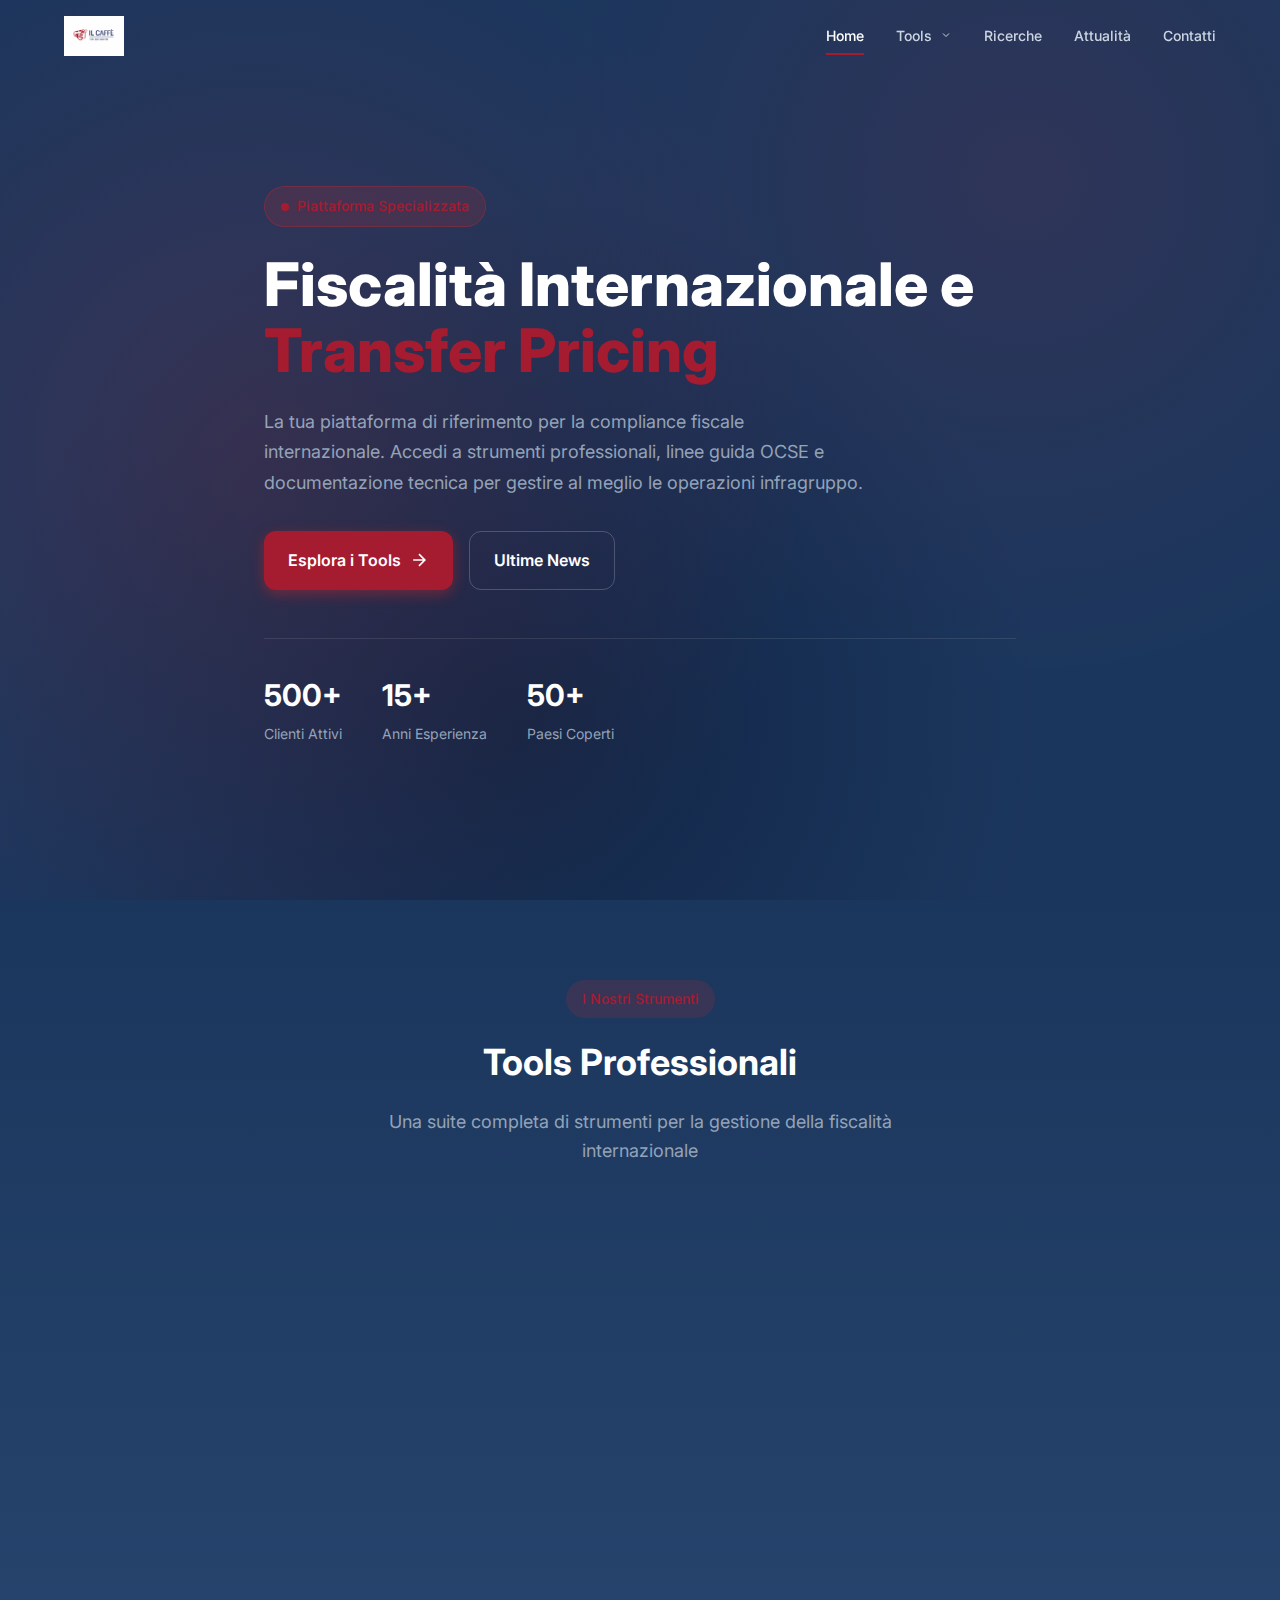
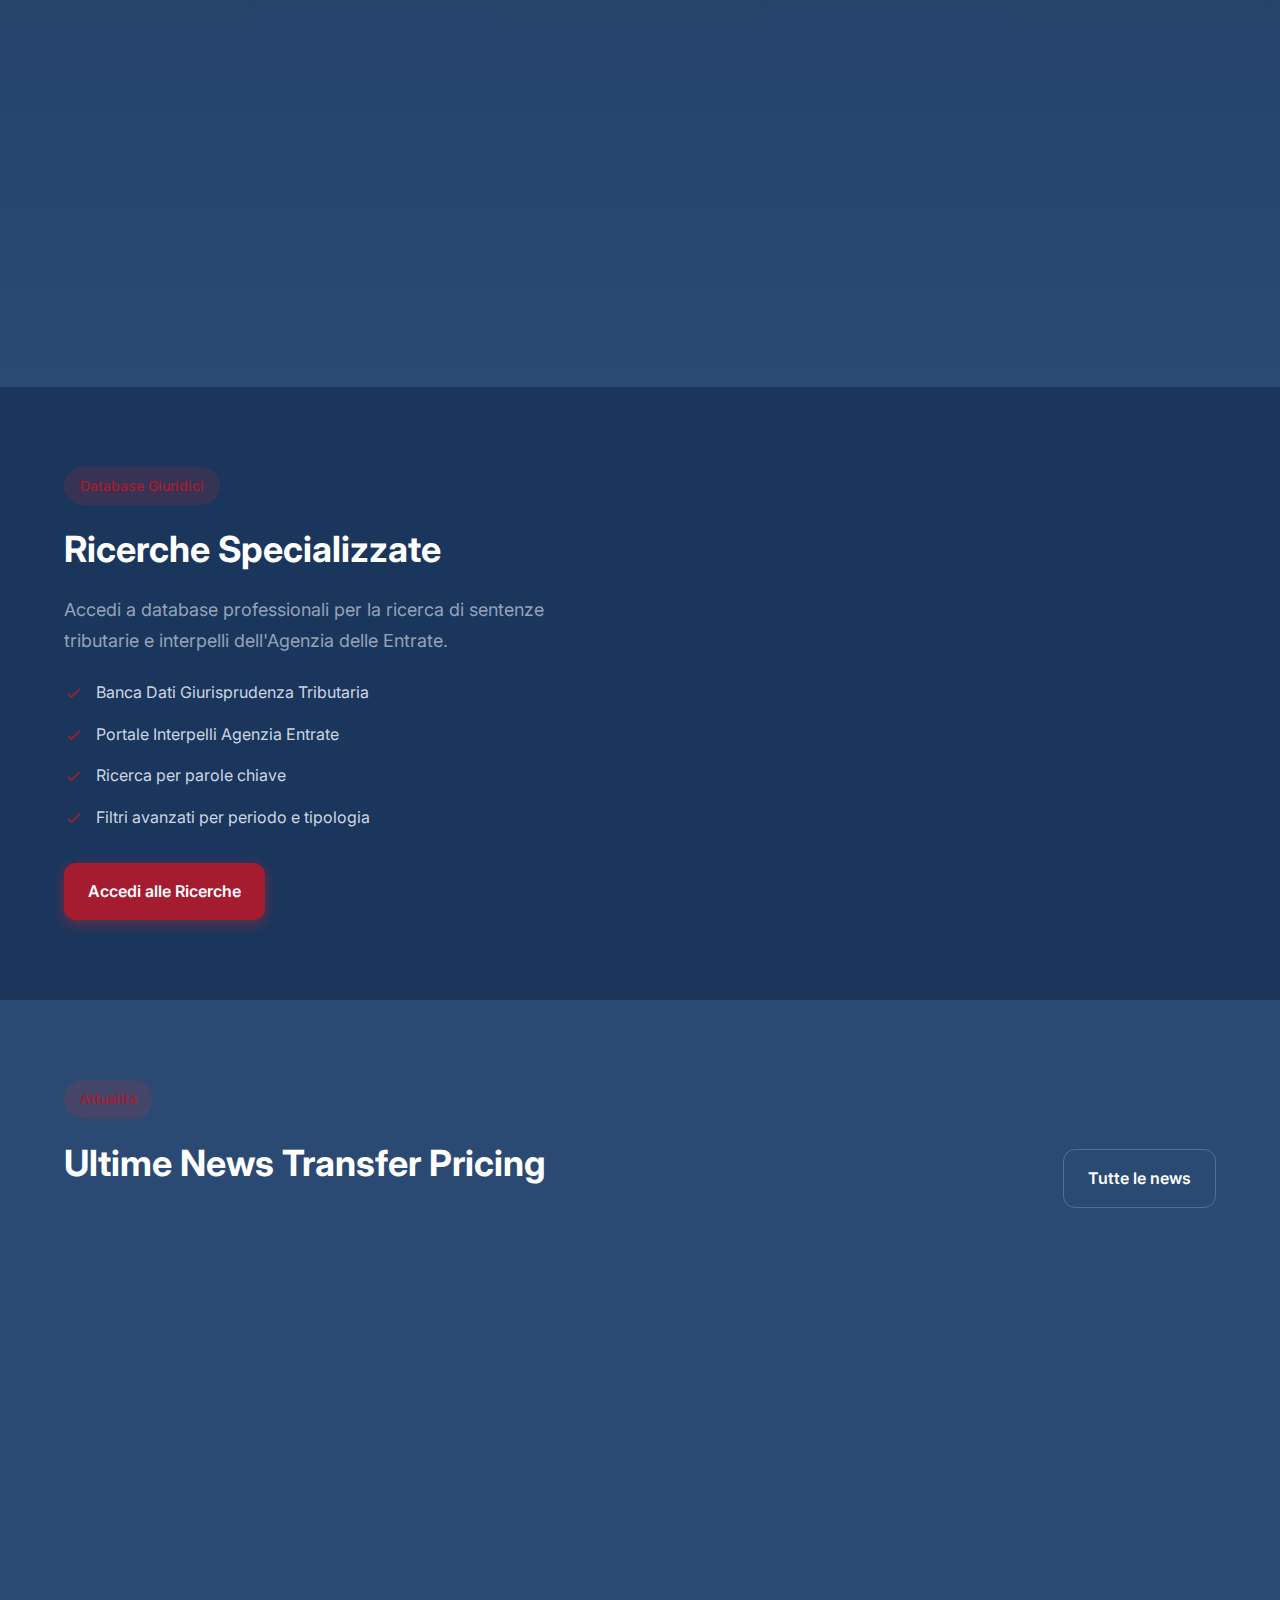
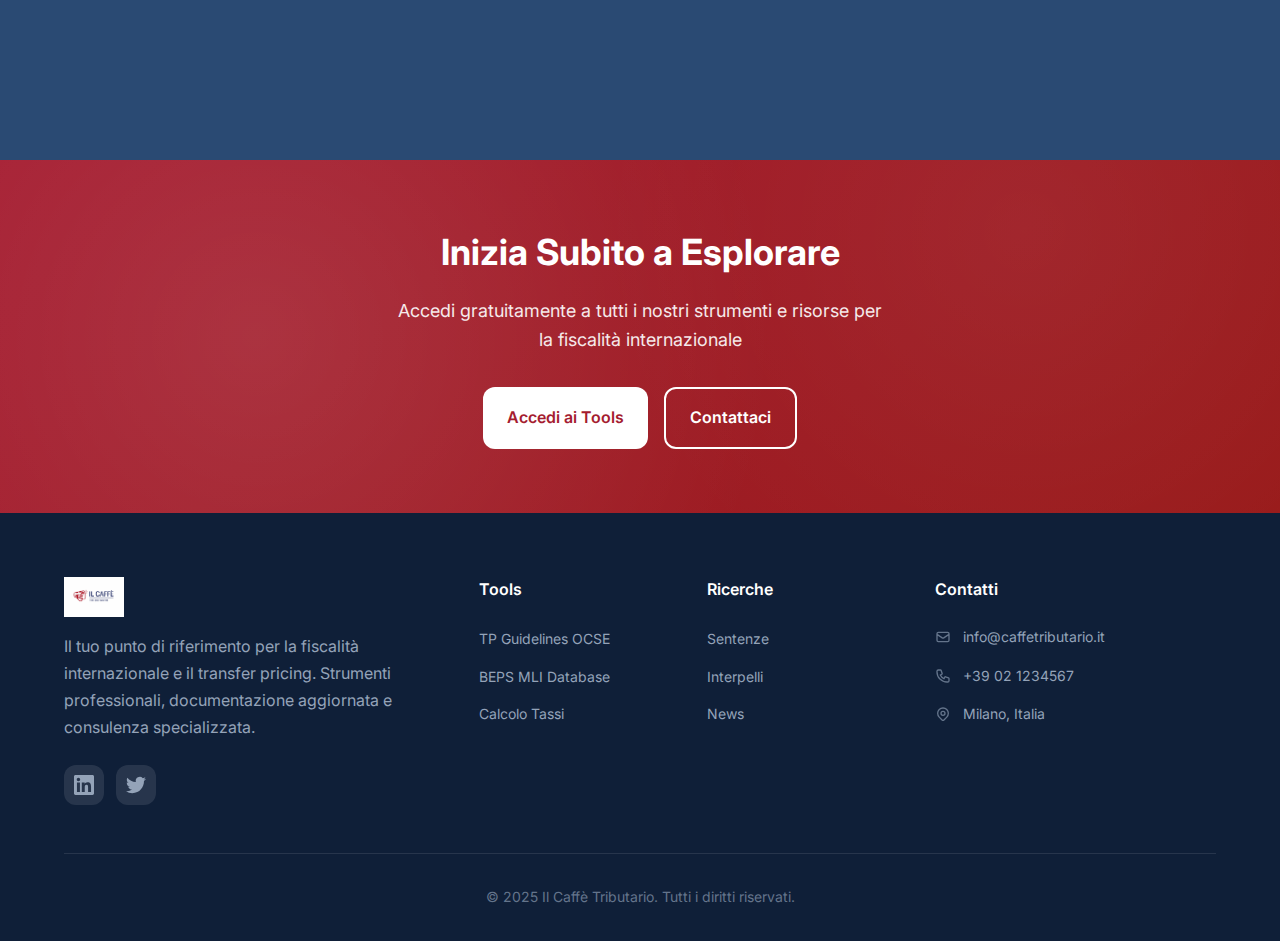
<file: index.html>
<!DOCTYPE html>
<html lang="it">

<head>
    <meta charset="UTF-8">
    <meta name="viewport" content="width=device-width, initial-scale=1.0">
    <meta name="description"
        content="Il Caffè Tributario - Piattaforma specializzata in fiscalità internazionale e transfer pricing. Strumenti OCSE, documentazione e consulenza professionale.">
    <meta name="keywords" content="transfer pricing, fiscalità internazionale, OCSE, tasse, consulenza fiscale, Italia">
    <meta name="author" content="Il Caffè Tributario">
    <title>Il Caffè Tributario | Fiscalità Internazionale e Transfer Pricing</title>
    <link rel="preconnect" href="https://fonts.googleapis.com">
    <link rel="preconnect" href="https://fonts.gstatic.com" crossorigin>
    <link href="https://fonts.googleapis.com/css2?family=Inter:wght@300;400;500;600;700;800&display=swap"
        rel="stylesheet">
    <link rel="stylesheet" href="styles.css">
</head>

<body>
    <!-- Header -->
    <header class="header" id="header">
        <div class="container header-content">
            <a href="index.html" class="logo">
                <img src="logo.png" alt="Il Caffè Tributario" class="logo-img">
            </a>
            <nav class="nav" id="nav">
                <a href="index.html" class="nav-link active">Home</a>
                <div class="nav-item">
                    <a href="tools.html" class="nav-link">
                        Tools
                        <svg class="dropdown-chevron" viewBox="0 0 24 24" fill="none" stroke="currentColor"
                            stroke-width="2">
                            <path d="M6 9l6 6 6-6" />
                        </svg>
                    </a>
                    <div class="nav-dropdown">
                        <a href="tools.html#tp-guidelines">
                            <svg class="nav-dropdown-icon" viewBox="0 0 24 24" fill="none" stroke="currentColor"
                                stroke-width="2">
                                <path
                                    d="M12 6.253v13m0-13C10.832 5.477 9.246 5 7.5 5S4.168 5.477 3 6.253v13C4.168 18.477 5.754 18 7.5 18s3.332.477 4.5 1.253m0-13C13.168 5.477 14.754 5 16.5 5c1.747 0 3.332.477 4.5 1.253v13C19.832 18.477 18.247 18 16.5 18c-1.746 0-3.332.477-4.5 1.253" />
                            </svg>
                            TP Guidelines OCSE
                        </a>
                        <a href="tools.html#beps-mli">
                            <svg class="nav-dropdown-icon" viewBox="0 0 24 24" fill="none" stroke="currentColor"
                                stroke-width="2">
                                <path
                                    d="M3.055 11H5a2 2 0 012 2v1a2 2 0 002 2 2 2 0 012 2v2.945M8 3.935V5.5A2.5 2.5 0 0010.5 8h.5a2 2 0 012 2 2 2 0 104 0 2 2 0 012-2h1.064M15 20.488V18a2 2 0 012-2h3.064M21 12a9 9 0 11-18 0 9 9 0 0118 0z" />
                            </svg>
                            BEPS MLI Database
                        </a>
                        <a href="tools.html#calcolo-tassi">
                            <svg class="nav-dropdown-icon" viewBox="0 0 24 24" fill="none" stroke="currentColor"
                                stroke-width="2">
                                <path
                                    d="M9 7h6m0 10v-3m-3 3h.01M9 17h.01M9 14h.01M12 14h.01M15 11h.01M12 11h.01M9 11h.01M7 21h10a2 2 0 002-2V5a2 2 0 00-2-2H7a2 2 0 00-2 2v14a2 2 0 002 2z" />
                            </svg>
                            Calcolo Tassi ed Interessi
                        </a>
                        <a href="tools.html#global-hub">
                            <svg class="nav-dropdown-icon" viewBox="0 0 24 24" fill="none" stroke="currentColor"
                                stroke-width="2">
                                <path d="M21 21l-6-6m2-5a7 7 0 11-14 0 7 7 0 0114 0z" />
                            </svg>
                            Info Company Finder
                        </a>
                    </div>
                </div>
                <a href="ricerche.html" class="nav-link">Ricerche</a>
                <a href="#attualita" class="nav-link">Attualità</a>
                <a href="#contatti" class="nav-link">Contatti</a>
            </nav>
            <button class="mobile-menu-btn" id="mobileMenuBtn" aria-label="Toggle menu">
                <span></span>
                <span></span>
                <span></span>
            </button>
        </div>
    </header>

    <!-- Hero Section -->
    <section class="hero">
        <div class="hero-bg-pattern"></div>
        <div class="container hero-content">
            <span class="hero-badge">
                <span class="badge-dot"></span>
                Piattaforma Specializzata
            </span>
            <h1 class="hero-title">
                Fiscalità Internazionale e
                <span class="text-accent">Transfer Pricing</span>
            </h1>
            <p class="hero-subtitle">
                La tua piattaforma di riferimento per la compliance fiscale internazionale.
                Accedi a strumenti professionali, linee guida OCSE e documentazione tecnica
                per gestire al meglio le operazioni infragruppo.
            </p>
            <div class="hero-buttons">
                <a href="tools.html" class="btn btn-primary">
                    Esplora i Tools
                    <svg width="20" height="20" viewBox="0 0 24 24" fill="none" stroke="currentColor" stroke-width="2">
                        <path d="M5 12h14M12 5l7 7-7 7" />
                    </svg>
                </a>
                <a href="#attualita" class="btn btn-secondary">
                    Ultime News
                </a>
            </div>
            <div class="hero-stats">
                <div class="stat">
                    <span class="stat-number">500+</span>
                    <span class="stat-label">Clienti Attivi</span>
                </div>
                <div class="stat">
                    <span class="stat-number">15+</span>
                    <span class="stat-label">Anni Esperienza</span>
                </div>
                <div class="stat">
                    <span class="stat-number">50+</span>
                    <span class="stat-label">Paesi Coperti</span>
                </div>
            </div>
        </div>
    </section>

    <!-- Features Section -->
    <section class="features" id="tools">
        <div class="container">
            <div class="section-header">
                <span class="section-badge">I Nostri Strumenti</span>
                <h2 class="section-title">Tools Professionali</h2>
                <p class="section-subtitle">
                    Una suite completa di strumenti per la gestione della fiscalità internazionale
                </p>
            </div>
            <div class="features-grid">
                <a href="tools.html#tp-guidelines" class="feature-card">
                    <div class="feature-icon">
                        <svg width="32" height="32" viewBox="0 0 24 24" fill="none" stroke="currentColor"
                            stroke-width="2">
                            <path
                                d="M12 6.253v13m0-13C10.832 5.477 9.246 5 7.5 5S4.168 5.477 3 6.253v13C4.168 18.477 5.754 18 7.5 18s3.332.477 4.5 1.253m0-13C13.168 5.477 14.754 5 16.5 5c1.747 0 3.332.477 4.5 1.253v13C19.832 18.477 18.247 18 16.5 18c-1.746 0-3.332.477-4.5 1.253" />
                        </svg>
                    </div>
                    <h3 class="feature-title">TP Guidelines OCSE</h3>
                    <p class="feature-description">
                        Accedi ai profili Transfer Pricing per paese e alle linee guida OCSE
                        con interpretazioni pratiche e commenti degli esperti.
                    </p>
                    <span class="feature-link">
                        Scopri di più
                        <svg width="16" height="16" viewBox="0 0 24 24" fill="none" stroke="currentColor"
                            stroke-width="2">
                            <path d="M9 18l6-6-6-6" />
                        </svg>
                    </span>
                </a>
                <a href="tools.html#beps-mli" class="feature-card">
                    <div class="feature-icon">
                        <svg width="32" height="32" viewBox="0 0 24 24" fill="none" stroke="currentColor"
                            stroke-width="2">
                            <path
                                d="M3.055 11H5a2 2 0 012 2v1a2 2 0 002 2 2 2 0 012 2v2.945M8 3.935V5.5A2.5 2.5 0 0010.5 8h.5a2 2 0 012 2 2 2 0 104 0 2 2 0 012-2h1.064M15 20.488V18a2 2 0 012-2h3.064M21 12a9 9 0 11-18 0 9 9 0 0118 0z" />
                        </svg>
                    </div>
                    <h3 class="feature-title">BEPS MLI Database</h3>
                    <p class="feature-description">
                        Strumento OCSE per la verifica delle convenzioni bilaterali modificate
                        dalla Convenzione Multilaterale (MLI).
                    </p>
                    <span class="feature-link">
                        Scopri di più
                        <svg width="16" height="16" viewBox="0 0 24 24" fill="none" stroke="currentColor"
                            stroke-width="2">
                            <path d="M9 18l6-6-6-6" />
                        </svg>
                    </span>
                </a>
                <a href="tools.html#calcolo-tassi" class="feature-card">
                    <div class="feature-icon">
                        <svg width="32" height="32" viewBox="0 0 24 24" fill="none" stroke="currentColor"
                            stroke-width="2">
                            <path
                                d="M9 7h6m0 10v-3m-3 3h.01M9 17h.01M9 14h.01M12 14h.01M15 11h.01M12 11h.01M9 11h.01M7 21h10a2 2 0 002-2V5a2 2 0 00-2-2H7a2 2 0 00-2 2v14a2 2 0 002 2z" />
                        </svg>
                    </div>
                    <h3 class="feature-title">Calcolo Tassi ed Interessi</h3>
                    <p class="feature-description">
                        Strumento per il calcolo dei tassi di interesse e la verifica
                        del rispetto dei limiti nelle transazioni finanziarie.
                    </p>
                    <span class="feature-link">
                        Scopri di più
                        <svg width="16" height="16" viewBox="0 0 24 24" fill="none" stroke="currentColor"
                            stroke-width="2">
                            <path d="M9 18l6-6-6-6" />
                        </svg>
                    </span>
                </a>
                <a href="tools.html#global-hub" class="feature-card">
                    <div class="feature-icon">
                        <svg width="32" height="32" viewBox="0 0 24 24" fill="none" stroke="currentColor"
                            stroke-width="2">
                            <path d="M21 21l-6-6m2-5a7 7 0 11-14 0 7 7 0 0114 0z" />
                        </svg>
                    </div>
                    <h3 class="feature-title">Info Company Finder</h3>
                    <p class="feature-description">
                        Intelligence globale con accesso diretto ai registri di 27 paesi.
                        Mappa interattiva e download report finanziari.
                    </p>
                    <span class="feature-link">
                        Scopri di più
                        <svg width="16" height="16" viewBox="0 0 24 24" fill="none" stroke="currentColor"
                            stroke-width="2">
                            <path d="M9 18l6-6-6-6" />
                        </svg>
                    </span>
                </a>
            </div>
        </div>
    </section>

    <!-- Ricerche Section -->
    <section class="documentation" id="ricerche">
        <div class="container">
            <div class="doc-content">
                <div class="doc-text">
                    <span class="section-badge">Database Giuridici</span>
                    <h2 class="section-title">Ricerche Specializzate</h2>
                    <p class="doc-description">
                        Accedi a database professionali per la ricerca di sentenze tributarie
                        e interpelli dell'Agenzia delle Entrate.
                    </p>
                    <ul class="doc-list">
                        <li>
                            <svg width="20" height="20" viewBox="0 0 24 24" fill="none" stroke="currentColor"
                                stroke-width="2">
                                <path d="M5 13l4 4L19 7" />
                            </svg>
                            Banca Dati Giurisprudenza Tributaria
                        </li>
                        <li>
                            <svg width="20" height="20" viewBox="0 0 24 24" fill="none" stroke="currentColor"
                                stroke-width="2">
                                <path d="M5 13l4 4L19 7" />
                            </svg>
                            Portale Interpelli Agenzia Entrate
                        </li>
                        <li>
                            <svg width="20" height="20" viewBox="0 0 24 24" fill="none" stroke="currentColor"
                                stroke-width="2">
                                <path d="M5 13l4 4L19 7" />
                            </svg>
                            Ricerca per parole chiave
                        </li>
                        <li>
                            <svg width="20" height="20" viewBox="0 0 24 24" fill="none" stroke="currentColor"
                                stroke-width="2">
                                <path d="M5 13l4 4L19 7" />
                            </svg>
                            Filtri avanzati per periodo e tipologia
                        </li>
                    </ul>
                    <a href="ricerche.html" class="btn btn-primary">
                        Accedi alle Ricerche
                    </a>
                </div>
                <div class="doc-visual">
                    <div class="doc-card doc-card-1">
                        <div class="doc-card-icon">⚖️</div>
                        <span>Sentenze Tributarie</span>
                    </div>
                    <div class="doc-card doc-card-2">
                        <div class="doc-card-icon">📋</div>
                        <span>Interpelli</span>
                    </div>
                    <div class="doc-card doc-card-3">
                        <div class="doc-card-icon">🔍</div>
                        <span>Ricerca Avanzata</span>
                    </div>
                </div>
            </div>
        </div>
    </section>

    <!-- News Section -->
    <section class="news" id="attualita">
        <div class="container">
            <div class="section-header">
                <div class="section-header-left">
                    <span class="section-badge">Attualità</span>
                    <h2 class="section-title">Ultime News Transfer Pricing</h2>
                </div>
                <a href="#" class="btn btn-secondary">Tutte le news</a>
            </div>
            <div class="news-grid">
                <article class="news-card">
                    <div class="news-image">
                        <span class="news-category">Normativa</span>
                    </div>
                    <div class="news-content">
                        <time class="news-date">20 Dicembre 2024</time>
                        <h3 class="news-title">Nuove linee guida OCSE sul Pillar Two</h3>
                        <p class="news-excerpt">
                            L'OCSE pubblica nuove indicazioni interpretative sulla Global Minimum Tax
                            e le implicazioni per i gruppi multinazionali.
                        </p>
                        <a href="#" class="news-link">Leggi l'articolo →</a>
                    </div>
                </article>
                <article class="news-card">
                    <div class="news-image">
                        <span class="news-category">Giurisprudenza</span>
                    </div>
                    <div class="news-content">
                        <time class="news-date">18 Dicembre 2024</time>
                        <h3 class="news-title">Cassazione: nuovo orientamento sui servizi infragruppo</h3>
                        <p class="news-excerpt">
                            La Suprema Corte chiarisce i criteri per la deducibilità dei costi
                            per servizi resi da società del gruppo.
                        </p>
                        <a href="#" class="news-link">Leggi l'articolo →</a>
                    </div>
                </article>
                <article class="news-card">
                    <div class="news-image">
                        <span class="news-category">Analisi</span>
                    </div>
                    <div class="news-content">
                        <time class="news-date">15 Dicembre 2024</time>
                        <h3 class="news-title">Transfer Pricing e digitalizzazione: sfide 2025</h3>
                        <p class="news-excerpt">
                            Come le nuove tecnologie stanno trasformando l'approccio alla
                            documentazione e all'analisi di comparabilità.
                        </p>
                        <a href="#" class="news-link">Leggi l'articolo →</a>
                    </div>
                </article>
            </div>
        </div>
    </section>

    <!-- CTA Section -->
    <section class="cta">
        <div class="container cta-content">
            <h2 class="cta-title">Inizia Subito a Esplorare</h2>
            <p class="cta-subtitle">
                Accedi gratuitamente a tutti i nostri strumenti e risorse per la fiscalità internazionale
            </p>
            <div class="cta-buttons">
                <a href="tools.html" class="btn btn-white">Accedi ai Tools</a>
                <a href="#contatti" class="btn btn-outline-white">Contattaci</a>
            </div>
        </div>
    </section>

    <!-- Footer -->
    <footer class="footer" id="contatti">
        <div class="container">
            <div class="footer-grid">
                <div class="footer-about">
                    <a href="index.html" class="footer-logo">
                        <img src="logo.png" alt="Il Caffè Tributario" class="logo-img">
                    </a>
                    <p class="footer-description">
                        Il tuo punto di riferimento per la fiscalità internazionale
                        e il transfer pricing. Strumenti professionali, documentazione
                        aggiornata e consulenza specializzata.
                    </p>
                    <div class="footer-social">
                        <a href="#" class="social-link" aria-label="LinkedIn">
                            <svg width="20" height="20" viewBox="0 0 24 24" fill="currentColor">
                                <path
                                    d="M20.447 20.452h-3.554v-5.569c0-1.328-.027-3.037-1.852-3.037-1.853 0-2.136 1.445-2.136 2.939v5.667H9.351V9h3.414v1.561h.046c.477-.9 1.637-1.85 3.37-1.85 3.601 0 4.267 2.37 4.267 5.455v6.286zM5.337 7.433c-1.144 0-2.063-.926-2.063-2.065 0-1.138.92-2.063 2.063-2.063 1.14 0 2.064.925 2.064 2.063 0 1.139-.925 2.065-2.064 2.065zm1.782 13.019H3.555V9h3.564v11.452zM22.225 0H1.771C.792 0 0 .774 0 1.729v20.542C0 23.227.792 24 1.771 24h20.451C23.2 24 24 23.227 24 22.271V1.729C24 .774 23.2 0 22.222 0h.003z" />
                            </svg>
                        </a>
                        <a href="#" class="social-link" aria-label="Twitter">
                            <svg width="20" height="20" viewBox="0 0 24 24" fill="currentColor">
                                <path
                                    d="M23.953 4.57a10 10 0 01-2.825.775 4.958 4.958 0 002.163-2.723c-.951.555-2.005.959-3.127 1.184a4.92 4.92 0 00-8.384 4.482C7.69 8.095 4.067 6.13 1.64 3.162a4.822 4.822 0 00-.666 2.475c0 1.71.87 3.213 2.188 4.096a4.904 4.904 0 01-2.228-.616v.06a4.923 4.923 0 003.946 4.827 4.996 4.996 0 01-2.212.085 4.936 4.936 0 004.604 3.417 9.867 9.867 0 01-6.102 2.105c-.39 0-.779-.023-1.17-.067a13.995 13.995 0 007.557 2.209c9.053 0 13.998-7.496 13.998-13.985 0-.21 0-.42-.015-.63A9.935 9.935 0 0024 4.59z" />
                            </svg>
                        </a>
                    </div>
                </div>
                <div class="footer-links">
                    <h4 class="footer-title">Tools</h4>
                    <ul>
                        <li><a href="tools.html#tp-guidelines">TP Guidelines OCSE</a></li>
                        <li><a href="tools.html#beps-mli">BEPS MLI Database</a></li>
                        <li><a href="tools.html#calcolo-tassi">Calcolo Tassi</a></li>
                    </ul>
                </div>
                <div class="footer-links">
                    <h4 class="footer-title">Ricerche</h4>
                    <ul>
                        <li><a href="ricerche.html#sentenze">Sentenze</a></li>
                        <li><a href="ricerche.html#interpelli">Interpelli</a></li>
                        <li><a href="#attualita">News</a></li>
                    </ul>
                </div>
                <div class="footer-contact">
                    <h4 class="footer-title">Contatti</h4>
                    <ul>
                        <li>
                            <svg width="16" height="16" viewBox="0 0 24 24" fill="none" stroke="currentColor"
                                stroke-width="2">
                                <path
                                    d="M3 8l7.89 5.26a2 2 0 002.22 0L21 8M5 19h14a2 2 0 002-2V7a2 2 0 00-2-2H5a2 2 0 00-2 2v10a2 2 0 002 2z" />
                            </svg>
                            info@caffetributario.it
                        </li>
                        <li>
                            <svg width="16" height="16" viewBox="0 0 24 24" fill="none" stroke="currentColor"
                                stroke-width="2">
                                <path
                                    d="M3 5a2 2 0 012-2h3.28a1 1 0 01.948.684l1.498 4.493a1 1 0 01-.502 1.21l-2.257 1.13a11.042 11.042 0 005.516 5.516l1.13-2.257a1 1 0 011.21-.502l4.493 1.498a1 1 0 01.684.949V19a2 2 0 01-2 2h-1C9.716 21 3 14.284 3 6V5z" />
                            </svg>
                            +39 02 1234567
                        </li>
                        <li>
                            <svg width="16" height="16" viewBox="0 0 24 24" fill="none" stroke="currentColor"
                                stroke-width="2">
                                <path
                                    d="M17.657 16.657L13.414 20.9a1.998 1.998 0 01-2.827 0l-4.244-4.243a8 8 0 1111.314 0z" />
                                <path d="M15 11a3 3 0 11-6 0 3 3 0 016 0z" />
                            </svg>
                            Milano, Italia
                        </li>
                    </ul>
                </div>
            </div>
            <div class="footer-bottom">
                <p>&copy; 2025 Il Caffè Tributario. Tutti i diritti riservati.</p>
            </div>
        </div>
    </footer>

    <script>
        // Dropdown toggle for touch/mobile
        const navItems = document.querySelectorAll('.nav-item');

        navItems.forEach(item => {
            const link = item.querySelector('.nav-link');
            link.addEventListener('click', (e) => {
                if (window.innerWidth <= 768) {
                    e.preventDefault();
                    item.classList.toggle('active-dropdown');
                    const dropdown = item.querySelector('.nav-dropdown');
                    const isOpen = item.classList.contains('active-dropdown');
                    dropdown.style.display = isOpen ? 'block' : 'none';
                    dropdown.style.opacity = isOpen ? '1' : '0';
                    dropdown.style.visibility = isOpen ? 'visible' : 'hidden';
                }
            });
        });

        // Mobile menu toggle
        const mobileMenuBtn = document.getElementById('mobileMenuBtn');
        const nav = document.getElementById('nav');

        mobileMenuBtn.addEventListener('click', () => {
            mobileMenuBtn.classList.toggle('active');
            nav.classList.toggle('active');
        });

        // Header scroll effect
        const header = document.getElementById('header');
        window.addEventListener('scroll', () => {
            if (window.scrollY > 20) {
                header.classList.add('scrolled');
            } else {
                header.classList.remove('scrolled');
            }
        });

        // Smooth scroll for anchor links
        document.querySelectorAll('a[href^="#"]').forEach(anchor => {
            anchor.addEventListener('click', function (e) {
                const href = this.getAttribute('href');
                if (href === '#') return;

                e.preventDefault();
                const target = document.querySelector(href);
                if (target) {
                    target.scrollIntoView({
                        behavior: 'smooth',
                        block: 'start'
                    });
                    // Close mobile menu if open
                    mobileMenuBtn.classList.remove('active');
                    nav.classList.remove('active');
                }
            });
        });

        // Intersection Observer for animations
        const observerOptions = {
            threshold: 0.1,
            rootMargin: '0px 0px -50px 0px'
        };

        const observer = new IntersectionObserver((entries) => {
            entries.forEach(entry => {
                if (entry.isIntersecting) {
                    entry.target.classList.add('animate-in');
                }
            });
        }, observerOptions);

        document.querySelectorAll('.feature-card, .news-card, .doc-card').forEach(el => {
            observer.observe(el);
        });
    </script>
</body>

</html>
</file>
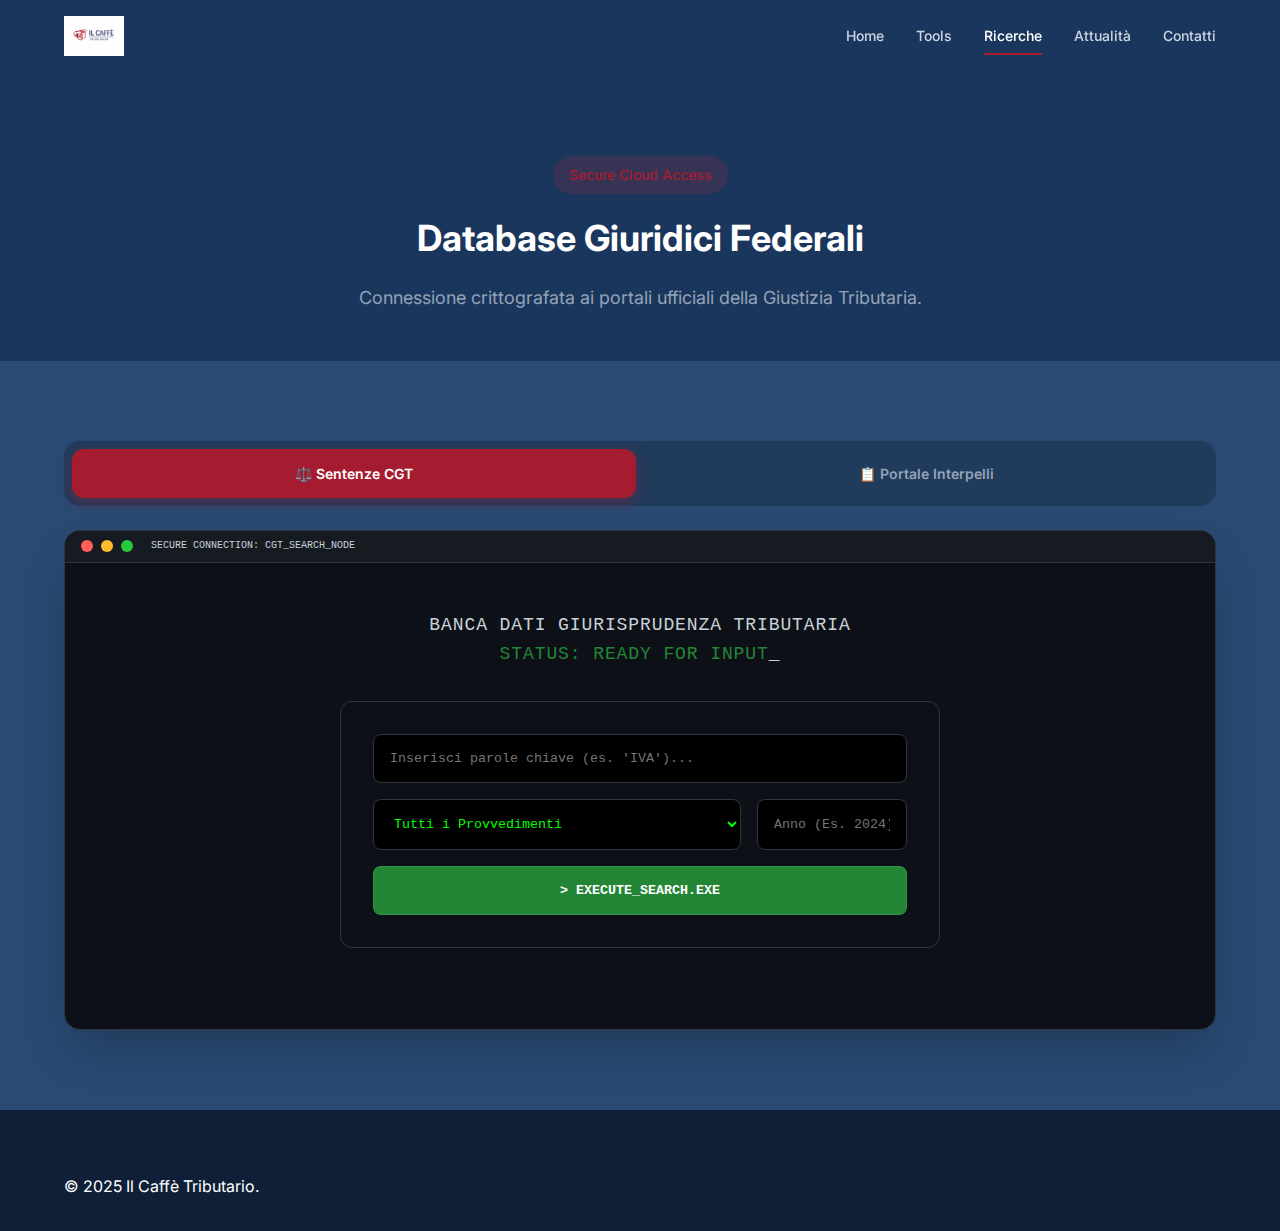
<file: ricerche.html>
<!DOCTYPE html>
<html lang="it">

<head>
    <meta charset="UTF-8">
    <meta name="viewport" content="width=device-width, initial-scale=1.0">
    <meta name="description"
        content="Ricerca sentenze tributarie e interpelli Agenzia delle Entrate - Database giuridici integrati per professionisti fiscali.">
    <title>Ricerche | Il Caffè Tributario</title>
    <link rel="preconnect" href="https://fonts.googleapis.com">
    <link rel="preconnect" href="https://fonts.gstatic.com" crossorigin>
    <link href="https://fonts.googleapis.com/css2?family=Inter:wght@300;400;500;600;700;800&display=swap"
        rel="stylesheet">
    <link rel="stylesheet" href="styles.css">
    <style>
        /* Terminal / Secure Connection UI for Ricerche */
        .secure-terminal {
            background: #0d1117;
            border-radius: var(--radius-xl);
            padding: var(--spacing-12);
            border: 1px solid #30363d;
            box-shadow: var(--shadow-2xl);
            color: #c9d1d9;
            font-family: 'Courier New', Courier, monospace;
            position: relative;
            overflow: hidden;
            min-height: 500px;
            display: flex;
            flex-direction: column;
            justify-content: center;
            align-items: center;
            text-align: center;
        }

        .terminal-header {
            position: absolute;
            top: 0;
            left: 0;
            right: 0;
            height: 32px;
            background: #161b22;
            display: flex;
            align-items: center;
            padding: 0 var(--spacing-4);
            gap: 8px;
            border-bottom: 1px solid #30363d;
        }

        .dot {
            width: 12px;
            height: 12px;
            border-radius: 50%;
        }

        .red {
            background: #ff5f56;
        }

        .yellow {
            background: #ffbd2e;
        }

        .green {
            background: #27c93f;
        }

        .scan-line {
            width: 100%;
            height: 100px;
            background: linear-gradient(0deg, rgba(0, 255, 0, 0) 0%, rgba(0, 255, 0, 0.05) 50%, rgba(0, 255, 0, 0) 100%);
            position: absolute;
            top: -100px;
            left: 0;
            animation: scan 4s linear infinite;
            pointer-events: none;
        }

        @keyframes scan {
            0% {
                top: -100px;
            }

            100% {
                top: 100%;
            }
        }

        .terminal-text {
            font-size: var(--font-size-lg);
            margin-bottom: var(--spacing-8);
            letter-spacing: 0.05em;
        }

        .blink {
            animation: blink 1s step-end infinite;
        }

        @keyframes blink {
            50% {
                opacity: 0;
            }
        }
    </style>
</head>

<body>
    <!-- Header -->
    <header class="header" id="header">
        <div class="container header-content">
            <a href="index.html" class="logo">
                <img src="logo.png" alt="Il Caffè Tributario" class="logo-img">
            </a>
            <nav class="nav" id="nav">
                <a href="index.html" class="nav-link">Home</a>
                <a href="tools.html" class="nav-link">Tools</a>
                <a href="ricerche.html" class="nav-link active">Ricerche</a>
                <a href="index.html#attualita" class="nav-link">Attualità</a>
                <a href="index.html#contatti" class="nav-link">Contatti</a>
            </nav>
            <button class="mobile-menu-btn" id="mobileMenuBtn"><span></span><span></span><span></span></button>
        </div>
    </header>

    <section class="page-header">
        <div class="container">
            <span class="section-badge">Secure Cloud Access</span>
            <h1 class="section-title">Database Giuridici Federali</h1>
            <p class="section-subtitle">Connessione crittografata ai portali ufficiali della Giustizia Tributaria.</p>
        </div>
    </section>

    <section class="tabs-container">
        <div class="container">
            <div class="tabs-nav" role="tablist">
                <button class="tab-btn active" data-tab="sentenze">⚖️ Sentenze CGT</button>
                <button class="tab-btn" data-tab="interpelli">📋 Portale Interpelli</button>
            </div>

            <div class="tab-content active" id="sentenze">
                <div class="secure-terminal">
                    <div class="terminal-header">
                        <div class="dot red"></div>
                        <div class="dot yellow"></div>
                        <div class="dot green"></div>
                        <span style="font-size: 10px; margin-left: 10px;">SECURE CONNECTION: CGT_SEARCH_NODE</span>
                    </div>
                    <div class="scan-line"></div>
                    <div style="position: relative; z-index: 2; width: 100%; max-width: 600px;">
                        <p class="terminal-text">
                            BANCA DATI GIURISPRUDENZA TRIBUTARIA<br>
                            <span style="color: #238636;">STATUS: READY FOR INPUT</span><span class="blink">_</span>
                        </p>

                        <!-- Native Search Form: Giustizia Tributaria -->
                        <form action="https://bancadatigiurisprudenza.giustiziatributaria.gov.it/ricerca" method="GET"
                            target="_blank" class="search-widget">
                            <div class="terminal-input-group">
                                <input type="text" name="testoLibero" class="terminal-input"
                                    placeholder="Inserisci parole chiave (es. 'IVA')..." required>
                            </div>
                            <div class="terminal-input-group">
                                <select name="tipoProvvedimento" class="terminal-input" style="cursor: pointer;">
                                    <option value="12">Tutti i Provvedimenti</option>
                                    <option value="1">Sentenze</option>
                                    <option value="2">Ordinanze</option>
                                </select>
                                <input type="text" name="annoProvvedimento" class="terminal-input"
                                    placeholder="Anno (Es. 2024)" style="max-width: 150px;">
                            </div>
                            <button type="submit" class="terminal-btn" style="width: 100%;">
                                > EXECUTE_SEARCH.EXE
                            </button>
                        </form>
                    </div>
                </div>
            </div>

            <div class="tab-content" id="interpelli">
                <div class="secure-terminal">
                    <div class="terminal-header">
                        <div class="dot red"></div>
                        <div class="dot yellow"></div>
                        <div class="dot green"></div>
                        <span style="font-size: 10px; margin-left: 10px;">DATA_CLOUD: ASSOLOMBARDA_NODE</span>
                    </div>
                    <div class="scan-line"></div>
                    <div style="position: relative; z-index: 2; width: 100%; max-width: 600px;">
                        <p class="terminal-text">
                            PORTALE INTERPELLI E RISOLUZIONI<br>
                            <span style="color: #238636;">SYNC STATUS: CONNECTED</span><span class="blink">_</span>
                        </p>

                        <!-- Native Search Form: Assolombarda -->
                        <form action="https://www.assolombarda.it/servizi/fisco/portale-interpelli" method="GET"
                            target="_blank" class="search-widget">
                            <div class="terminal-input-group">
                                <input type="text" name="q" class="terminal-input"
                                    placeholder="Cerca interpelli (es. 'Credito Imposta')..." required>
                            </div>
                            <button type="submit" class="terminal-btn" style="width: 100%;">
                                > INITIATE_QUERY.SH
                            </button>
                        </form>
                    </div>
                </div>
            </div>
        </div>
    </section>

    <footer class="footer">
        <div class="container">
            <p>&copy; 2025 Il Caffè Tributario.</p>
        </div>
    </footer>

    <script>
        const tabBtns = document.querySelectorAll('.tab-btn');
        const tabContents = document.querySelectorAll('.tab-content');
        tabBtns.forEach(btn => {
            btn.addEventListener('click', () => {
                tabBtns.forEach(b => b.classList.remove('active'));
                btn.classList.add('active');
                tabContents.forEach(c => c.classList.remove('active'));
                document.getElementById(btn.dataset.tab).classList.add('active');
            });
        });
        document.getElementById('mobileMenuBtn').addEventListener('click', function () {
            this.classList.toggle('active');
            document.querySelector('.nav').classList.toggle('active');
        });
    </script>
</body>

</html>
</file>
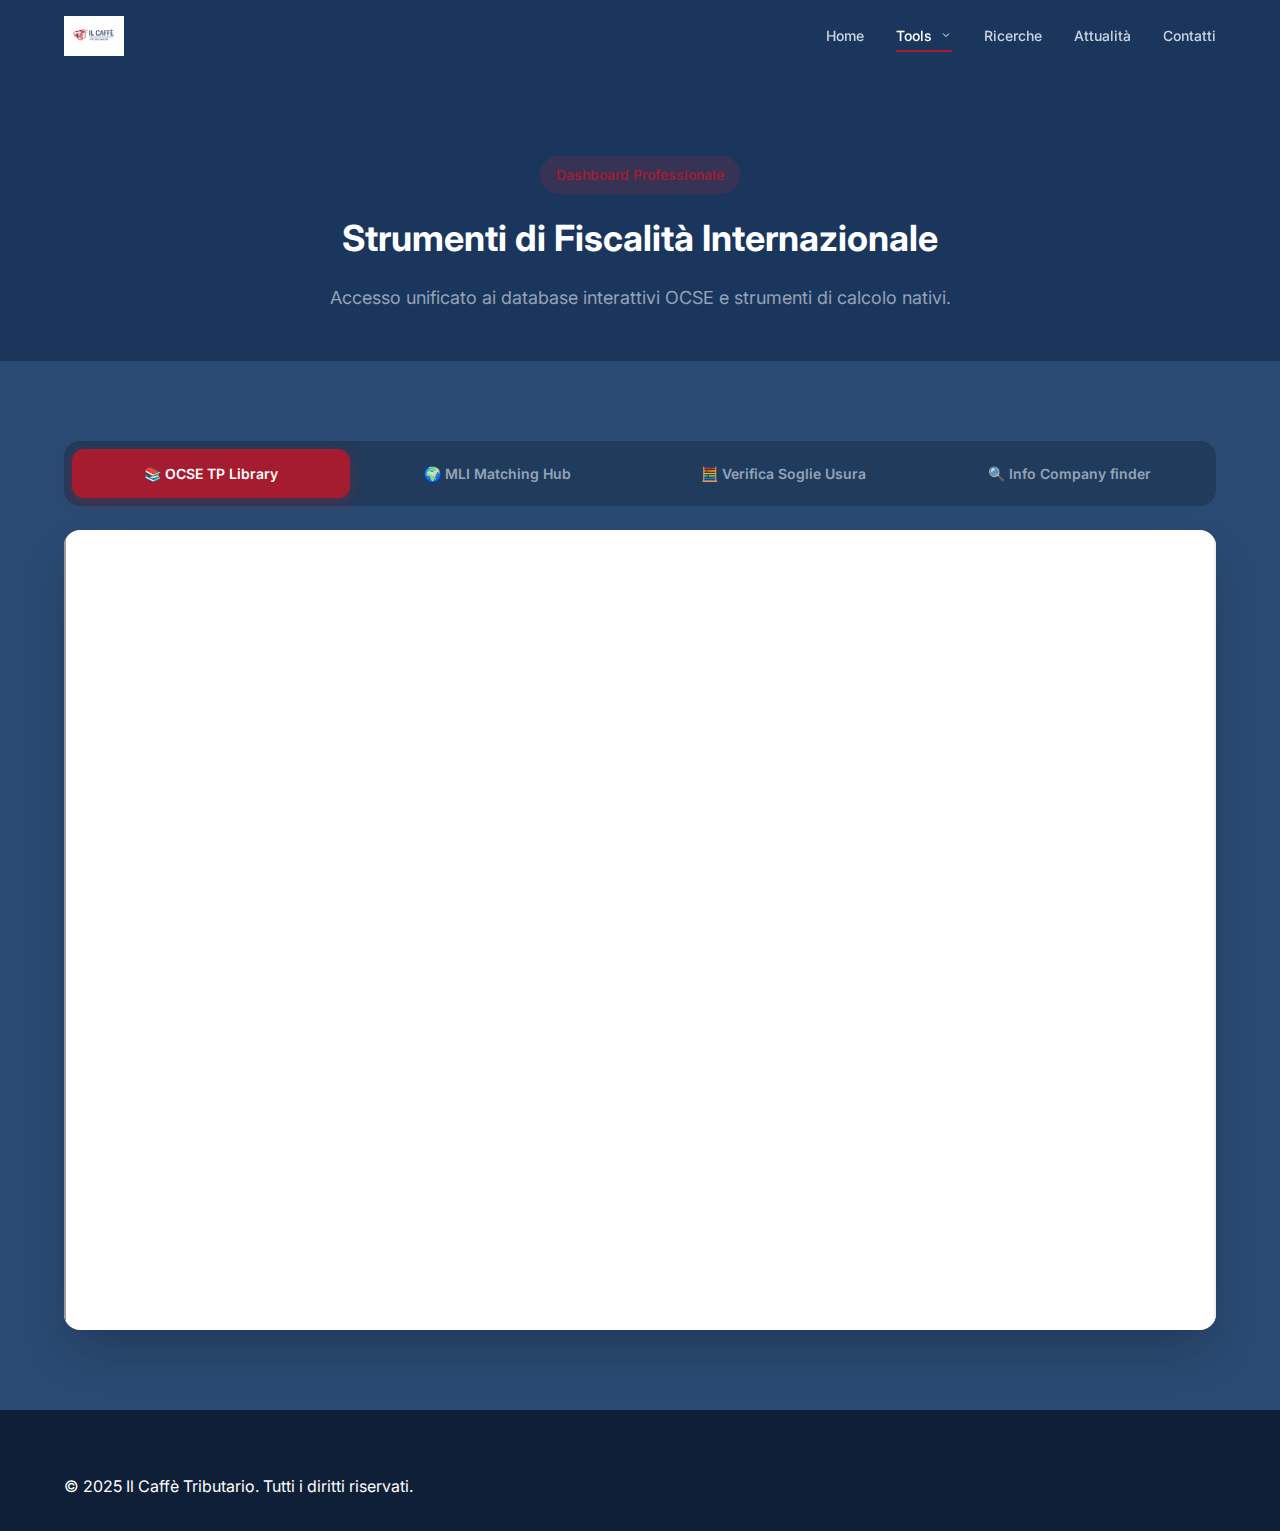
<file: tools.html>
<!DOCTYPE html>
<html lang="it">

<head>
    <meta charset="UTF-8">
    <meta name="viewport" content="width=device-width, initial-scale=1.0">
    <meta name="description"
        content="Tools professionali per Transfer Pricing e fiscalità internazionale - TP Guidelines OCSE, BEPS MLI Database, Calcolo Tassi ed Interessi.">
    <title>Tools | Il Caffè Tributario</title>
    <link rel="preconnect" href="https://fonts.googleapis.com">
    <link rel="preconnect" href="https://fonts.gstatic.com" crossorigin>
    <link href="https://fonts.googleapis.com/css2?family=Inter:wght@300;400;500;600;700;800&display=swap"
        rel="stylesheet">
    <link rel="stylesheet" href="styles.css">
</head>

<body>
    <!-- Header -->
    <header class="header" id="header">
        <div class="container header-content">
            <a href="index.html" class="logo">
                <img src="logo.png" alt="Il Caffè Tributario" class="logo-img">
            </a>
            <nav class="nav" id="nav">
                <a href="index.html" class="nav-link">Home</a>
                <div class="nav-item">
                    <a href="tools.html" class="nav-link active">
                        Tools
                        <svg class="dropdown-chevron" viewBox="0 0 24 24" fill="none" stroke="currentColor"
                            stroke-width="2">
                            <path d="M6 9l6 6 6-6" />
                        </svg>
                    </a>
                    <div class="nav-dropdown">
                        <a href="tools.html#tp-guidelines">
                            <svg class="nav-dropdown-icon" viewBox="0 0 24 24" fill="none" stroke="currentColor"
                                stroke-width="2">
                                <path
                                    d="M12 6.253v13m0-13C10.832 5.477 9.246 5 7.5 5S4.168 5.477 3 6.253v13C4.168 18.477 5.754 18 7.5 18s3.332.477 4.5 1.253m0-13C13.168 5.477 14.754 5 16.5 5c1.747 0 3.332.477 4.5 1.253v13C19.832 18.477 18.247 18 16.5 18c-1.746 0-3.332.477-4.5 1.253" />
                            </svg>
                            TP Guidelines OCSE
                        </a>
                        <a href="tools.html#beps-mli">
                            <svg class="nav-dropdown-icon" viewBox="0 0 24 24" fill="none" stroke="currentColor"
                                stroke-width="2">
                                <path
                                    d="M3.055 11H5a2 2 0 012 2v1a2 2 0 002 2 2 2 0 012 2v2.945M8 3.935V5.5A2.5 2.5 0 0010.5 8h.5a2 2 0 012 2 2 2 0 104 0 2 2 0 012-2h1.064M15 20.488V18a2 2 0 012-2h3.064M21 12a9 9 0 11-18 0 9 9 0 0118 0z" />
                            </svg>
                            BEPS MLI Database
                        </a>
                        <a href="tools.html#calcolo-tassi">
                            <svg class="nav-dropdown-icon" viewBox="0 0 24 24" fill="none" stroke="currentColor"
                                stroke-width="2">
                                <path
                                    d="M9 7h6m0 10v-3m-3 3h.01M9 17h.01M9 14h.01M12 14h.01M15 11h.01M12 11h.01M9 11h.01M7 21h10a2 2 0 002-2V5a2 2 0 00-2-2H7a2 2 0 00-2 2v14a2 2 0 002 2z" />
                            </svg>
                            Calcolo Tassi ed Interessi
                        </a>
                        <a href="tools.html#global-hub">
                            <svg class="nav-dropdown-icon" viewBox="0 0 24 24" fill="none" stroke="currentColor"
                                stroke-width="2">
                                <path d="M21 21l-6-6m2-5a7 7 0 11-14 0 7 7 0 0114 0z" />
                            </svg>
                            Info Company Finder
                        </a>
                    </div>
                </div>
                <a href="ricerche.html" class="nav-link">Ricerche</a>
                <a href="index.html#attualita" class="nav-link">Attualità</a>
                <a href="index.html#contatti" class="nav-link">Contatti</a>
            </nav>
            <button class="mobile-menu-btn" id="mobileMenuBtn" aria-label="Toggle menu">
                <span></span>
                <span></span>
                <span></span>
            </button>
        </div>
    </header>

    <!-- Page Header -->
    <section class="page-header">
        <div class="container">
            <span class="section-badge">Dashboard Professionale</span>
            <h1 class="section-title">Strumenti di Fiscalità Internazionale</h1>
            <p class="section-subtitle">
                Accesso unificato ai database interattivi OCSE e strumenti di calcolo nativi.
            </p>
        </div>
    </section>

    <!-- Tabs Section -->
    <section class="tabs-container">
        <div class="container">
            <div class="tabs-nav" role="tablist">
                <button class="tab-btn active" data-tab="tp-guidelines" role="tab" aria-selected="true">
                    📚 OCSE TP Library
                </button>
                <button class="tab-btn" data-tab="beps-mli" role="tab" aria-selected="false">
                    🌍 MLI Matching Hub
                </button>
                <button class="tab-btn" data-tab="calcolo-tassi" role="tab" aria-selected="false">
                    🧮 Verifica Soglie Usura
                </button>
                <button class="tab-btn" data-tab="global-hub" role="tab" aria-selected="false">
                    🔍 Info Company finder
                </button>
            </div>

            <!-- Tab 1: TP Guidelines (ADVANCED MASKING) -->
            <div class="tab-content active" id="tp-guidelines" role="tabpanel">
                <div class="masked-iframe-wrapper">
                    <div class="iframe-loading" id="loading-tp">
                        <div class="spinner"></div>
                        <p>Innesco Sessione Protetta OCSE...</p>
                    </div>
                    <iframe id="iframe-tp-guidelines" src="https://tpguidelines.com/transfer-pricing-country-profiles/"
                        title="TP Country Profiles"
                        onload="document.getElementById('loading-tp').classList.add('hidden')" loading="lazy">
                    </iframe>
                </div>
            </div>

            <!-- Tab 2: BEPS MLI (DIRECT POWERBI EMBED) -->
            <div class="tab-content" id="beps-mli" role="tabpanel">
                <div class="powerbi-container">
                    <iframe
                        src="https://app.powerbi.com/view?r=eyJrIjoiYmQ5NGE3M2EtNTdhZi00NTFkLTkxNzEtNzQzMWU0NjBmYTI5IiwidCI6ImFjNDFjN2Q0LTFmNjEtNDYwZC1iMGY0LWZjOTI1YTJiNDcxYyIsImMiOjh9&navContentPaneEnabled=false&filterPaneEnabled=false"
                        frameborder="0" allowFullScreen="true">
                    </iframe>
                </div>
            </div>

            <!-- Tab 4: Info Company finder -->
            <div class="tab-content" id="global-hub" role="tabpanel">
                <div class="global-hub-header" style="text-align: center; margin-bottom: 3rem;">
                    <h2 class="section-title" style="font-size: 2.5rem; color: white;">Global Corporate Intelligence
                    </h2>
                    <p style="color: var(--color-gray-400); max-width: 700px; margin: 0 auto 2rem;">
                        Sistema di monitoraggio "Zero Leakage" interconnesso ai registri ufficiali internazionali.<br>
                        Seleziona una giurisdizione sulla mappa per iniziare la ricerca.
                    </p>

                    <!-- Enterprise SVG Map Hub -->
                    <div class="enterprise-map-container"
                        style="background: rgba(0,0,0,0.2); border: 1px solid rgba(255,255,255,0.1); border-radius: var(--radius-2xl); padding: 2rem; margin-bottom: 3rem; position: relative; overflow: hidden;">
                        <div
                            style="position: absolute; top: 10px; left: 20px; font-size: 10px; color: var(--color-accent); font-weight: 800; letter-spacing: 2px;">
                            INTERACTIVE_NODES_V2</div>
                        <svg id="enterprise-world-map" viewBox="0 0 1000 450"
                            style="width: 100%; height: auto; filter: drop-shadow(0 0 15px rgba(165,28,48,0.1)); background: radial-gradient(circle at center, rgba(29, 53, 87, 0.3) 0%, rgba(0,0,0,0) 70%);">
                            <defs>
                                <pattern id="tech-grid" width="20" height="20" patternUnits="userSpaceOnUse">
                                    <path d="M 20 0 L 0 0 0 20" fill="none" stroke="rgba(255,255,255,0.03)"
                                        stroke-width="0.5" />
                                    <circle cx="1" cy="1" r="0.5" fill="rgba(255,255,255,0.1)" />
                                </pattern>
                            </defs>

                            <!-- Background Grid -->
                            <rect width="100%" height="100%" fill="url(#tech-grid)" />

                            <!-- Semplificato: Regno Unito -->
                            <path id="map-uk" class="map-path" data-name="Regno Unito"
                                d="M 460 110 L 475 100 L 490 105 L 495 125 L 490 145 L 475 155 L 460 145 L 450 120 Z"
                                style="fill: rgba(255,255,255,0.1); stroke: var(--color-accent); stroke-width: 1; cursor: pointer; transition: all 0.3s;" />
                            <!-- Semplificato: Stati Uniti -->
                            <path id="map-us" class="map-path" data-name="Stati Uniti"
                                d="M 120 160 L 220 145 L 300 155 L 340 170 L 350 195 L 340 230 L 280 250 L 180 250 L 110 220 L 100 180 Z"
                                style="fill: rgba(255,255,255,0.1); stroke: var(--color-accent); stroke-width: 1; cursor: pointer; transition: all 0.3s;" />
                            <!-- Semplificato: Italia -->
                            <path id="map-it" class="map-path" data-name="Italia"
                                d="M 505 230 L 520 225 L 530 240 L 535 270 L 525 300 L 510 305 L 500 280 L 495 240 Z"
                                style="fill: rgba(255,255,255,0.1); stroke: var(--color-accent); stroke-width: 1; cursor: pointer; transition: all 0.3s;" />

                            <!-- Connecting Lines (Tech Look) -->
                            <line x1="475" y1="125" x2="250" y2="190" stroke="rgba(255,255,255,0.05)"
                                stroke-dasharray="2,2" />
                            <line x1="475" y1="125" x2="515" y2="250" stroke="rgba(255,255,255,0.05)"
                                stroke-dasharray="2,2" />

                            <!-- Confidence Nodes -->
                            <circle cx="475" cy="125" r="3" fill="var(--color-accent)" class="pulse-node" />
                            <circle cx="250" cy="190" r="3" fill="var(--color-accent)" class="pulse-node" />
                            <circle cx="515" cy="250" r="3" fill="var(--color-accent)" class="pulse-node" />

                            <!-- Labels -->
                            <text x="445" y="90" fill="gray" font-size="10" font-weight="600"
                                style="pointer-events: none; letter-spacing:1px;">GBR_NODE</text>
                            <text x="210" y="200" fill="gray" font-size="10" font-weight="600"
                                style="pointer-events: none; letter-spacing:1px;">USA_NODE</text>
                            <text x="540" y="240" fill="gray" font-size="10" font-weight="600"
                                style="pointer-events: none; letter-spacing:1px;">ITA_NODE</text>

                            <style>
                                .pulse-node {
                                    animation: pulse 2s infinite;
                                }

                                @keyframes pulse {
                                    0% {
                                        opacity: 0.5;
                                        r: 2;
                                    }

                                    50% {
                                        opacity: 1;
                                        r: 4;
                                    }

                                    100% {
                                        opacity: 0.5;
                                        r: 2;
                                    }
                                }
                            </style>
                        </svg>

                        <!-- Health Indicators Overlay -->
                        <div style="display: flex; gap: 15px; margin-top: 1.5rem; justify-content: center;">
                            <div class="health-node"
                                style="display: flex; align-items: center; gap: 8px; font-size: 10px; color: var(--color-gray-400);">
                                <div
                                    style="width: 6px; height: 6px; background: #238636; border-radius: 50%; box-shadow: 0 0 5px #238636;">
                                </div>
                                UK_API: OPERATIVO
                            </div>
                            <div class="health-node"
                                style="display: flex; align-items: center; gap: 8px; font-size: 10px; color: var(--color-gray-400);">
                                <div
                                    style="width: 6px; height: 6px; background: #238636; border-radius: 50%; box-shadow: 0 0 5px #238636;">
                                </div>
                                USA_API: OPERATIVO
                            </div>
                        </div>
                    </div>

                    <!-- Enterprise Search Overlay (Hidden by Default) -->
                    <div id="enterprise-search-overlay"
                        style="display: none; background: rgba(13, 17, 23, 0.95); border: 1px solid var(--color-accent); border-radius: var(--radius-2xl); padding: 2.5rem; margin-bottom: 3rem; animation: slideUp 0.4s ease-out; position: relative;">
                        <button onclick="closeEnterpriseSearch()"
                            style="position: absolute; top: 20px; right: 20px; background: none; border: none; color: white; cursor: pointer; font-size: 1.5rem;">✕</button>
                        <h3 id="enterprise-search-title"
                            style="color: white; margin-bottom: 1.5rem; font-size: 1.5rem;">Cerca azienda in ...</h3>

                        <div class="enterprise-search-group" style="display: flex; gap: 15px; margin-bottom: 2rem;">
                            <input type="text" id="enterprise-query" class="hub-search-input"
                                placeholder="Nome società o numero registrazione..." style="flex: 1; height: 55px;"
                                onkeypress="if(event.key === 'Enter') executeEnterpriseSearch()">
                            <button onclick="executeEnterpriseSearch()" class="terminal-btn"
                                style="min-width: 180px;">AVVIA INTERROGAZIONE</button>
                        </div>

                        <div id="enterprise-results"
                            style="display: grid; grid-template-columns: repeat(auto-fill, minmax(300px, 1fr)); gap: 1.5rem;">
                            <!-- Risultati iniettati via JS -->
                        </div>
                    </div>
                </div>

                <div class="divider" style="height: 1px; background: rgba(255,255,255,0.05); margin-bottom: 3rem;">
                </div>

                <h3 style="color: white; font-size: 1.25rem; margin-bottom: 1.5rem;">Registri Europei (Accesso Rapido)
                </h3>

                <!-- Barra di Ricerca e Select -->
                <div class="finder-controls" style="display: flex; gap: var(--spacing-4); flex-wrap: wrap;">
                    <input type="text" class="hub-search-input" id="country-search" list="eu-countries-list"
                        placeholder="Cerca per nome società o parola chiave..." autocomplete="off"
                        style="flex: 2; min-width: 250px;">
                    <datalist id="eu-countries-list">
                        <!-- Injected via JS -->
                    </datalist>

                    <select id="country-select" class="form-control"
                        style="flex: 1; min-width: 150px; background: rgba(0,0,0,0.3); color: white; border: 1px solid rgba(255,255,255,0.2);">
                        <option value="">Tutti i Paesi UE</option>
                        <!-- Injected via JS -->
                    </select>

                    <button id="search-btn" class="terminal-btn"
                        style="flex: 0.5; min-width: 150px; display: flex; align-items: center; justify-content: center; gap: 8px;">
                        <svg width="16" height="16" viewBox="0 0 24 24" fill="none" stroke="currentColor"
                            stroke-width="2.5">
                            <circle cx="11" cy="11" r="8" />
                            <line x1="21" y1="21" x2="16.65" y2="16.65" />
                        </svg>
                        Cerca Società
                    </button>
                </div>

                <div class="country-grid" id="registry-grid">
                    <!-- Cards injected via JS -->
                </div>
            </div>

            <!-- Tab 3: Native Calcolo Tassi (NATIVE JS) -->
            <div class="tab-content" id="calcolo-tassi" role="tabpanel">
                <div class="native-tool-container">
                    <div class="calc-grid">
                        <div class="calc-form">
                            <h3 class="feature-title"
                                style="color: var(--color-white); margin-bottom: var(--spacing-4);">Setup Verifica Tassi
                            </h3>
                            <div class="form-group">
                                <label>Tipo di Finanziamento</label>
                                <select class="form-control" id="financing-type">
                                    <option value="10.36">Apertura di credito in C/C</option>
                                    <option value="9.45">Scoperto senza affidamento</option>
                                    <option value="5.80">Finanziamenti per anticipi su crediti</option>
                                    <option value="11.20">Credito personale</option>
                                    <option value="13.15">Cessione del quinto (fino a 15k)</option>
                                    <option value="10.80">Cessione del quinto (oltre 15k)</option>
                                    <option value="4.20">Leasing Immobiliare</option>
                                    <option value="3.95">Mutui Ipotecari (Fisso)</option>
                                    <option value="4.80">Mutui Ipotecari (Variabile)</option>
                                </select>
                            </div>
                            <div class="form-group">
                                <label>Tasso Applicato (%)</label>
                                <input type="number" step="0.01" class="form-control" id="applied-rate"
                                    placeholder="es. 12.50">
                            </div>
                            <div class="form-group">
                                <label>Trimestre di Riferimento</label>
                                <select class="form-control">
                                    <option>Ottobre - Dicembre 2024</option>
                                    <option>Luglio - Settembre 2024</option>
                                </select>
                            </div>
                        </div>
                        <div class="calc-results" id="calc-results">
                            <div class="result-card">
                                <div class="result-value" id="threshold-value">-- %</div>
                                <div class="result-label">Tasso Soglia Legale</div>
                            </div>

                            <!-- Visual Gauge -->
                            <div class="gauge-container">
                                <div class="gauge-bar" id="gauge-bar"></div>
                            </div>

                            <div class="result-status" id="result-status">Inserisci i dati per la verifica</div>
                            <div
                                style="font-size: var(--font-size-xs); color: var(--color-gray-400); text-align: center;">
                                Fondato sui dati TEGM ufficiali (Banca d'Italia).
                            </div>
                        </div>
                    </div>
                </div>
            </div>
        </div>
    </section>

    <!-- Footer -->
    <footer class="footer">
        <div class="container">
            <p>&copy; 2025 Il Caffè Tributario. Tutti i diritti riservati.</p>
        </div>
    </footer>

    <script>
        // Tab switching
        const tabBtns = document.querySelectorAll('.tab-btn');
        const tabContents = document.querySelectorAll('.tab-content');

        tabBtns.forEach(btn => {
            btn.addEventListener('click', () => {
                const tabId = btn.dataset.tab;
                tabBtns.forEach(b => b.classList.remove('active'));
                btn.classList.add('active');
                tabContents.forEach(c => c.classList.remove('active'));
                document.getElementById(tabId).classList.add('active');
            });
        });

        // ---------------------------------------------------------
        // Native Component: Calculator Logic
        // ---------------------------------------------------------
        const financingSelect = document.getElementById('financing-type');
        const appliedRateInput = document.getElementById('applied-rate');
        const thresholdDisplay = document.getElementById('threshold-value');
        const statusDisplay = document.getElementById('result-status');
        const gaugeBar = document.getElementById('gauge-bar');

        function calculateUsury() {
            if (!financingSelect || !appliedRateInput) return;

            const tegm = parseFloat(financingSelect.value);
            const applied = parseFloat(appliedRateInput.value);

            // Formula Legge 108/96
            let threshold = (tegm * 1.25) + 4;
            if ((threshold - tegm) > 8) {
                threshold = tegm + 8;
            }

            if (thresholdDisplay) thresholdDisplay.innerText = threshold.toFixed(2) + ' %';

            if (!isNaN(applied) && gaugeBar) {
                const maxScale = threshold + 5;
                let percentage = (applied / maxScale) * 100;
                if (percentage > 100) percentage = 100;

                gaugeBar.style.width = percentage + '%';

                if (applied > threshold) {
                    statusDisplay.innerText = "ATTENZIONE: Tasso sopra la soglia legale";
                    statusDisplay.className = "result-status status-danger";
                    gaugeBar.style.backgroundColor = "#ef4444";
                } else {
                    statusDisplay.innerText = "Tasso conforme ai limiti di legge";
                    statusDisplay.className = "result-status status-safe";
                    gaugeBar.style.backgroundColor = "#10b981";
                }
            } else if (gaugeBar) {
                gaugeBar.style.width = '0%';
            }
        }

        if (financingSelect) financingSelect.addEventListener('change', calculateUsury);
        if (appliedRateInput) appliedRateInput.addEventListener('input', calculateUsury);

        // ---------------------------------------------------------
        // Enterprise Hub V2 - Logic
        // ---------------------------------------------------------
        let selectedEnterpriseCountry = null;
        const enterpriseOverlay = document.getElementById('enterprise-search-overlay');
        const enterpriseTitle = document.getElementById('enterprise-search-title');
        const enterpriseResults = document.getElementById('enterprise-results');

        function selectCountry(code) {
            selectedEnterpriseCountry = code;
            const names = { 'UK': 'Regno Unito', 'US': 'Stati Uniti', 'IT': 'Italia' };
            enterpriseTitle.innerHTML = `Cerca azienda in <span style="color: var(--color-accent);">${names[code] || code}</span>`;
            enterpriseOverlay.style.display = 'block';
            enterpriseOverlay.scrollIntoView({ behavior: 'smooth', block: 'center' });

            // Highlight map path
            document.querySelectorAll('.map-path').forEach(p => p.style.fill = 'rgba(255,255,255,0.05)');
            const path = document.getElementById(`map-${code.toLowerCase()}`);
            if (path) path.style.fill = 'var(--color-accent)';
        }

        function closeEnterpriseSearch() {
            enterpriseOverlay.style.display = 'none';
            document.querySelectorAll('.map-path').forEach(p => p.style.fill = 'rgba(255,255,255,0.05)');
        }

        async function executeEnterpriseSearch() {
            const query = document.getElementById('enterprise-query').value;
            if (!query || query.length < 2) {
                alert("Inserisci almeno 2 caratteri per la ricerca.");
                return;
            }

            enterpriseResults.innerHTML = '<div style="grid-column: 1/-1; text-align: center; padding: 30px;"><div class="spinner"></div><p style="color: var(--color-gray-400); margin-top: 15px;">Interrogazione registri globali in corso...</p></div>';

            try {
                const res = await fetch(`http://localhost:8000/api/company/search?country=${selectedEnterpriseCountry}&q=${encodeURIComponent(query)}`, {
                    signal: AbortSignal.timeout(8000)
                });

                if (!res.ok) throw new Error("Backend offline");
                const data = await res.json();
                renderEnterpriseResults(data);
            } catch (err) {
                console.warn("Utilizzo dati simulazione per demo:", err);
                const mockData = [
                    {
                        nome: `${query.toUpperCase()} INTERNATIONAL LTD`,
                        numero_registrazione: "08812345",
                        stato: "Attiva",
                        indirizzo_legale: "1 Canada Square, Canary Wharf, London",
                        data_costituzione: "10/01/2015",
                        tipo_societa: "Private Limited Company",
                        paese: selectedEnterpriseCountry === 'UK' ? "Regno Unito" : "Stati Uniti"
                    }
                ];
                setTimeout(() => renderEnterpriseResults(mockData), 800);
            }
        }

        function renderEnterpriseResults(data) {
            if (!data || data.length === 0) {
                enterpriseResults.innerHTML = '<div style="grid-column: 1/-1; text-align: center; color: var(--color-gray-400);">Nessuna società trovata. Contatta il supporto per verifiche manuali.</div>';
                return;
            }

            enterpriseResults.innerHTML = '';
            data.forEach(company => {
                // Serializziamo i dati per passarli al generatore PDF
                const companyJson = JSON.stringify(company).replace(/"/g, '&quot;');

                const card = document.createElement('div');
                card.className = 'company-card';
                card.style.background = 'linear-gradient(145deg, rgba(255,255,255,0.05) 0%, rgba(255,255,255,0.02) 100%)';
                card.style.border = '1px solid rgba(255,255,255,0.1)';
                card.style.padding = '1.5rem';
                card.style.borderRadius = 'var(--radius-lg)';
                card.style.boxShadow = '0 4px 6px rgba(0,0,0,0.1)';

                card.innerHTML = `
                    <div style="display: flex; justify-content: space-between; align-items: start; margin-bottom: 1rem; border-bottom: 1px solid rgba(165,28,48,0.3); padding-bottom: 10px;">
                        <h4 style="color: white; font-size: 1.1rem; margin: 0;">${company.nome}</h4>
                        <span style="font-size: 0.7em; background: rgba(35, 134, 54, 0.2); color: #3fb950; padding: 2px 6px; border-radius: 4px;">VERIFICATA</span>
                    </div>
                    
                    <div style="display: grid; gap: 8px; font-size: 13px; margin-bottom: 1.5rem;">
                        <p><strong style="color: var(--color-gray-400);">ID Registro:</strong> <span style="color: white;">${company.numero_registrazione}</span></p>
                        <p><strong style="color: var(--color-gray-400);">Stato:</strong> <span style="color: #c9d1d9;">${company.stato}</span></p>
                        <p><strong style="color: var(--color-gray-400);">Sede:</strong> <span style="color: #8b949e;">${company.indirizzo_legale}</span></p>
                    </div>

                    <button onclick='downloadReport(${companyJson})' class="hub-btn" style="width: 100%; justify-content: center; background: var(--color-accent); color: white; border: none;">
                        <svg width="16" height="16" viewBox="0 0 24 24" fill="none" stroke="currentColor" stroke-width="2"><path d="M21 15v4a2 2 0 0 1-2 2H5a2 2 0 0 1-2-2v-4"/><polyline points="7 10 12 15 17 10"/><line x1="12" y1="15" x2="12" y2="3"/></svg>
                        Scarica Report Ufficiale (PDF)
                    </button>
                    <div style="text-align: center; margin-top: 8px; font-size: 9px; color: var(--color-gray-500);">
                        Documento elaborato da Active Nodes Intelligence
                    </div>
                `;
                enterpriseResults.appendChild(card);
            });
        }

        async function downloadReport(companyData) {
            const btn = event.currentTarget;
            const originalText = btn.innerHTML;
            btn.innerHTML = '<div class="spinner" style="width:14px; height:14px; border-width:2px;"></div> Generazione in corso...';
            btn.disabled = true;

            try {
                const res = await fetch('http://localhost:8000/api/company/report', {
                    method: 'POST',
                    headers: { 'Content-Type': 'application/json' },
                    body: JSON.stringify(companyData)
                });

                if (!res.ok) throw new Error("Errore generazione PDF");

                const blob = await res.blob();
                const url = window.URL.createObjectURL(blob);
                const a = document.createElement('a');
                a.href = url;
                a.download = `Report_${companyData.nome.replace(/\s+/g, '_')}.pdf`;
                document.body.appendChild(a);
                a.click();
                document.body.removeChild(a);
                window.URL.revokeObjectURL(url);
            } catch (err) {
                alert("Impossibile generare il report. Riprova più tardi.");
                console.error(err);
            } finally {
                btn.innerHTML = originalText;
                btn.disabled = false;
            }
        }

        // Map Event Listeners
        document.getElementById('map-uk').addEventListener('click', () => selectCountry('UK'));
        document.getElementById('map-us').addEventListener('click', () => selectCountry('US'));
        document.getElementById('map-it').addEventListener('click', () => selectCountry('IT'));

        // Hover effects for SVG
        document.querySelectorAll('.map-path').forEach(path => {
            path.addEventListener('mouseenter', function () {
                if (this.style.fill !== 'var(--color-accent)') {
                    this.style.fill = 'rgba(165,28,48,0.2)';
                }
            });
            path.addEventListener('mouseleave', function () {
                if (this.style.fill !== 'var(--color-accent)') {
                    this.style.fill = 'rgba(255,255,255,0.05)';
                }
            });
        });

        // ---------------------------------------------------------
        // Native Component: Info Company finder
        // ---------------------------------------------------------
        const registryData = [
            { c: "Belgio", u: "https://economie.fgov.be", n: "Banque Carrefour des Entreprises (BCE)", freeDoc: "⚠️ In parte", freeData: "✅ Sì", note: "Dati base gratis; bilanci per lo più gratuitamente. Accesso free via Public Search", f: "🇧🇪" },
            { c: "Bulgaria", u: "https://psc.egov.bg/en", n: "BULSTAT Register", freeDoc: "❌ No", freeData: "✅ Sì", note: "Registro BULSTAT con info di base; bilanci a pagamento", f: "🇧🇬" },
            { c: "Cechia", u: "https://or.justice.cz", n: "Obchodní rejstřík", freeDoc: "❌ No", freeData: "✅ Sì", note: "Registro commerciale; dati base gratis; estratti a pagamento", f: "🇨🇿" },
            { c: "Danimarca", u: "https://datacvr.virk.dk", n: "Central Business Register (CVR)", freeDoc: "✅ Sì", freeData: "✅ Sì", note: "Dati completamente open; conti e documenti gratuitamente via API", f: "🇩🇰" },
            { c: "Estonia", u: "https://www.rik.ee", n: "E-Business Register", freeDoc: "✅ Sì", freeData: "✅ Sì", note: "Accesso completamente gratuito a dati base e documenti", f: "🇪🇪" },
            { c: "Finlandia", u: "https://www.ytj.fi", n: "Finnish Trade Register (PRH)", freeDoc: "✅ Sì", freeData: "✅ Sì", note: "Dati disponibili gratuitamente via API e open data", f: "🇫🇮" },
            { c: "Francia", u: "https://data.inpi.fr", n: "Data INPI / RNCS", freeDoc: "✅ Sì", freeData: "✅ Sì", note: "Accesso gratuito ai dati RNCS tramite open data", f: "🇫🇷" },
            { c: "Germania", u: "https://www.unternehmensregister.de", n: "Unternehmensregister", freeDoc: "⚠️ In parte", freeData: "✅ Sì", note: "Bilanci per lo più gratuiti; accesso base free", f: "🇩🇪" },
            { c: "Grecia", u: "https://ww.business.gov.gr", n: "General Commercial Registry (GEMI)", freeDoc: "❌ No", freeData: "⚠️ Sì (Fee)", note: "Ricerca base gratuita; copie documenti a pagamento", f: "🇬🇷" },
            { c: "Irlanda", u: "https://cro.ie", n: "Companies Registration Office (CRO)", freeDoc: "❌ No", freeData: "✅ Sì", note: "Dati base gratuiti; documenti e estratti a pagamento", f: "🇮🇪" },
            { c: "Italia", u: "https://www.infocamere.it", n: "Registro delle Imprese", freeDoc: "❌ No", freeData: "✅ Sì", note: "Dati base gratuiti; bilanci e visure a pagamento tramite Infocamere", f: "🇮🇹" },
            { c: "Cipro", u: "https://www.companies.gov.cy", n: "Registrar of Companies", freeDoc: "❌ No", freeData: "✅ Sì", note: "Documenti e ricerche a pagamento (10 EUR per file)", f: "🇨🇾" },
            { c: "Croazia", u: "https://gov.hr", n: "Court Register / Commercial Court", freeDoc: "❌ No", freeData: "✅ Sì", note: "Dati anagrafici gratuiti; bilanci per lo più a pagamento", f: "🇭🇷" },
            { c: "Letonia", u: "https://www.ur.gov.lv", n: "Register of Enterprises of Latvia", freeDoc: "⚠️ In parte", freeData: "✅ Sì", note: "Accesso gratuito a dati base; dati finanziari con fee", f: "🇱🇻" },
            { c: "Lituania", u: "https://www.ceidg.gov.lt", n: "Register of Legal Entities", freeDoc: "❌ No", freeData: "✅ Sì", note: "Dati di base gratuiti; documenti completi a pagamento", f: "🇱🇹" },
            { c: "Lussemburgo", u: "https://www.lbr.lu", n: "Trade and Companies Register (RCS)", freeDoc: "❌ No", freeData: "✅ Sì", note: "Dati pubblici gratuiti via RESA; copie documenti a pagamento", f: "🇱🇺" },
            { c: "Ungheria", u: "https://www.e-cegjegyzek.hu", n: "Business Register (e-Cegjegyzek)", freeDoc: "❌ No", freeData: "✅ Sì", note: "Accesso base gratis; documenti a pagamento", f: "🇭🇺" },
            { c: "Malta", u: "https://mbr.mt", n: "Malta Business Registry (MBR)", freeDoc: "❌ No", freeData: "✅ Sì", note: "Ricerca gratis; documenti a pagamento", f: "🇲🇹" },
            { c: "Paesi Bassi", u: "https://www.kvk.nl", n: "Kamer van Koophandel (KVK)", freeDoc: "❌ No", freeData: "✅ Sì", note: "Dati di base pubblici; estratti e documenti a pagamento", f: "🇳🇱" },
            { c: "Austria", u: "https://www.justiz.gv.at", n: "Österreichisches Firmenbuch", freeDoc: "❌ No", freeData: "✅ Sì", note: "Accesso gratuito a dati di base; estratti a pagamento", f: "🇦🇹" },
            { c: "Polonia", u: "https://ekrs.ms.gov.pl", n: "National Court Register (KRS)", freeDoc: "❌ No", freeData: "✅ Sì", note: "Dati pubblici gratuiti; copie a pagamento", f: "🇵🇱" },
            { c: "Portogallo", u: "https://www2.gov.pt", n: "Conservatória do Registo Comercial", freeDoc: "❌ No", freeData: "✅ Sì", note: "Dati base gratuiti; documenti a pagamento", f: "🇵🇹" },
            { c: "Romania", u: "https://www.onrc.ro", n: "Official National Trade Register (ONRC)", freeDoc: "❌ No", freeData: "✅ Sì", note: "Dati di base gratuiti; estratti a pagamento", f: "🇷🇴" },
            { c: "Slovenia", u: "https://www.ajpes.si", n: "Slovenian Business Register (PRS)", freeDoc: "✅ Sì", freeData: "✅ Sì", note: "Accesso completamente gratuito a dati finanziari", f: "🇸🇮" },
            { c: "Slovacchia", u: "https://www.justice.sk", n: "Obchodný register", freeDoc: "❌ No", freeData: "✅ Sì", note: "Dati base gratuiti; copie a pagamento", f: "🇸🇰" },
            { c: "Spagna", u: "https://www.rmc.es", n: "Registro Mercantil Central", freeDoc: "❌ No", freeData: "✅ Sì", note: "Bilanci a pagamento; decentralizzato per province", f: "🇪🇸" },
            { c: "Svezia", u: "https://bolagsverket.se", n: "Bolagsverket", freeDoc: "❌ No", freeData: "✅ Sì", note: "Dati di base gratuiti; documenti a pagamento", f: "🇸🇪" }
        ];

        const grid = document.getElementById('registry-grid');
        const searchInput = document.getElementById('country-search');
        const countrySelect = document.getElementById('country-select');
        const searchBtn = document.getElementById('search-btn');
        const dataList = document.getElementById('eu-countries-list');

        // Populate datalist and select
        function initControls() {
            if (!dataList || !countrySelect) return;
            const countries = [...new Set(registryData.map(item => item.c))].sort();
            countries.forEach(country => {
                const opt = document.createElement('option');
                opt.value = country;
                dataList.appendChild(opt);

                const selOpt = document.createElement('option');
                selOpt.value = country;
                selOpt.textContent = country;
                countrySelect.appendChild(selOpt);
            });
        }

        function renderGrid() {
            if (!grid) return;
            grid.innerHTML = "";
            const filterText = (searchInput ? searchInput.value : "").toLowerCase();
            const filterCountry = (countrySelect ? countrySelect.value : "");

            // Show loading spinner
            grid.innerHTML = '<div style="grid-column: 1/-1; text-align: center; padding: 50px;"><div class="spinner"></div><p style="margin-top: 20px; color: var(--color-gray-400);">Ricerca nei registri europei in corso...</p></div>';

            setTimeout(() => {
                grid.innerHTML = "";
                const filtered = registryData.filter(item => {
                    const matchText = item.c.toLowerCase().includes(filterText) || item.n.toLowerCase().includes(filterText);
                    const matchCountry = filterCountry === "" || item.c === filterCountry;
                    return matchText && matchCountry;
                });

                if (filtered.length === 0) {
                    grid.innerHTML = '<div style="grid-column: 1/-1; text-align: center; padding: 50px; color: var(--color-gray-400);">Nessun registro trovato per i criteri selezionati.</div>';
                    return;
                }

                filtered.forEach(item => {
                    const card = document.createElement('div');
                    card.className = 'country-card';

                    const getBadgeClass = (status) => {
                        if (status.includes('✅')) return 'badge-green';
                        if (status.includes('⚠️')) return 'badge-yellow';
                        return 'badge-red';
                    };

                    card.innerHTML = `
                        <div style="display: flex; justify-content: space-between; align-items: flex-start; margin-bottom: 20px;">
                            <div>
                                <div style="font-size: 2rem; margin-bottom: 5px;">${item.f}</div>
                                <h3 style="color: var(--color-white); margin: 0; font-size: 1.25rem;">${item.c}</h3>
                            </div>
                            <div style="text-align: right;">
                                <div style="font-size: 10px; color: var(--color-gray-500); text-transform: uppercase;">Official Registry</div>
                                <div style="color: var(--color-accent); font-weight: 700; font-size: 0.8rem;">${item.n.split(' (')[0].split(' / ')[0]}</div>
                            </div>
                        </div>

                        <div style="border-top: 1px solid rgba(255,255,255,0.1); padding-top: 15px; margin-bottom: 15px;">
                            <div style="display: flex; flex-direction: column; gap: 8px;">
                                <div style="display: flex; justify-content: space-between; align-items: center;">
                                    <span style="font-size: 12px; color: var(--color-gray-400);">📊 Bilanci:</span>
                                    <span class="info-badge ${getBadgeClass(item.freeDoc)}">${item.freeDoc}</span>
                                </div>
                                <div style="display: flex; justify-content: space-between; align-items: center;">
                                    <span style="font-size: 12px; color: var(--color-gray-400);">📋 Dati Base:</span>
                                    <span class="info-badge ${getBadgeClass(item.freeData)}">${item.freeData}</span>
                                </div>
                            </div>
                        </div>

                        <p style="font-size: 11px; color: #8b949e; line-height: 1.4; margin-bottom: 20px; flex-grow: 1;">${item.note}</p>
                        
                        <div class="card-action">
                            <button class="hub-btn" onclick="window.open('${item.u}', '_blank')" style="background: var(--color-accent); color: white; border: none; font-weight: 700;">
                                Vai al Registro Ufficiale 
                                <svg style="margin-left: 8px;" width="14" height="14" viewBox="0 0 24 24" fill="none" stroke="currentColor" stroke-width="3"><polyline points="9 18 15 12 9 6"></polyline></svg>
                            </button>
                        </div>
                    `;
                    grid.appendChild(card);
                });
            }, 600);
        }

        if (searchBtn) searchBtn.addEventListener('click', renderGrid);
        if (searchInput) searchInput.addEventListener('keypress', (e) => { if (e.key === 'Enter') renderGrid(); });
        if (countrySelect) countrySelect.addEventListener('change', renderGrid);

        // Initial render
        initControls();
        renderGrid();

        // ---------------------------------------------------------
        // Core Logic
        // ---------------------------------------------------------
        // Mobile menu
        document.getElementById('mobileMenuBtn').addEventListener('click', function () {
            this.classList.toggle('active');
            document.getElementById('nav').classList.toggle('active');
        });

        // Hash navigation
        const handleHash = () => {
            const hash = window.location.hash.replace('#', '');
            if (hash) {
                const target = document.querySelector(`[data-tab="${hash}"]`);
                if (target) {
                    target.click();
                    window.scrollTo({ top: target.offsetTop - 100, behavior: 'smooth' });
                }
            }
        };

        window.addEventListener('hashchange', handleHash);
        window.addEventListener('DOMContentLoaded', handleHash);
    </script>
</body>

</html>
</file>
<file: styles.css>
/* =====================================================
   IL CAFFÈ TRIBUTARIO - Design System & Styles
   ===================================================== */

/* CSS Variables - Design Tokens */
:root {
    /* Colors - New Burgundy/Navy Palette */
    --color-primary: #1B365D;
    --color-primary-light: #2A4A73;
    --color-primary-dark: #0F1F38;
    --color-accent: #A51C30;
    --color-accent-hover: #8B1728;
    --color-accent-light: #D4A5AD;
    --color-white: #ffffff;
    --color-gray-50: #f8fafc;
    --color-gray-100: #f1f5f9;
    --color-gray-200: #e2e8f0;
    --color-gray-300: #cbd5e1;
    --color-gray-400: #94a3b8;
    --color-gray-500: #64748b;
    --color-gray-600: #475569;
    --color-gray-700: #334155;
    --color-gray-800: #1e293b;

    /* Typography */
    --font-family: 'Inter', -apple-system, BlinkMacSystemFont, 'Segoe UI', Roboto, sans-serif;
    --font-size-xs: 0.75rem;
    --font-size-sm: 0.875rem;
    --font-size-base: 1rem;
    --font-size-lg: 1.125rem;
    --font-size-xl: 1.25rem;
    --font-size-2xl: 1.5rem;
    --font-size-3xl: 1.875rem;
    --font-size-4xl: 2.25rem;
    --font-size-5xl: 3rem;
    --font-size-6xl: 3.75rem;

    /* Spacing */
    --spacing-1: 0.25rem;
    --spacing-2: 0.5rem;
    --spacing-3: 0.75rem;
    --spacing-4: 1rem;
    --spacing-5: 1.25rem;
    --spacing-6: 1.5rem;
    --spacing-8: 2rem;
    --spacing-10: 2.5rem;
    --spacing-12: 3rem;
    --spacing-16: 4rem;
    --spacing-20: 5rem;
    --spacing-24: 6rem;

    /* Border Radius */
    --radius-sm: 0.25rem;
    --radius-md: 0.5rem;
    --radius-lg: 0.75rem;
    --radius-xl: 1rem;
    --radius-2xl: 1.5rem;
    --radius-full: 9999px;

    /* Shadows */
    --shadow-sm: 0 1px 2px 0 rgb(0 0 0 / 0.05);
    --shadow-md: 0 4px 6px -1px rgb(0 0 0 / 0.1), 0 2px 4px -2px rgb(0 0 0 / 0.1);
    --shadow-lg: 0 10px 15px -3px rgb(0 0 0 / 0.1), 0 4px 6px -4px rgb(0 0 0 / 0.1);
    --shadow-xl: 0 20px 25px -5px rgb(0 0 0 / 0.1), 0 8px 10px -6px rgb(0 0 0 / 0.1);
    --shadow-2xl: 0 25px 50px -12px rgb(0 0 0 / 0.25);
    --shadow-glow: 0 0 40px rgba(165, 28, 48, 0.3);

    /* Transitions */
    --transition-fast: 150ms ease;
    --transition-base: 300ms ease;
    --transition-slow: 500ms ease;
}

/* =====================================================
   Reset & Base Styles
   ===================================================== */
*,
*::before,
*::after {
    box-sizing: border-box;
    margin: 0;
    padding: 0;
}

html {
    scroll-behavior: smooth;
    -webkit-font-smoothing: antialiased;
    -moz-osx-font-smoothing: grayscale;
}

body {
    font-family: var(--font-family);
    font-size: var(--font-size-base);
    line-height: 1.6;
    color: var(--color-white);
    background-color: var(--color-primary);
    overflow-x: hidden;
}

a {
    text-decoration: none;
    color: inherit;
    transition: color var(--transition-fast);
}

ul,
ol {
    list-style: none;
}

img {
    max-width: 100%;
    height: auto;
    display: block;
}

button {
    font-family: inherit;
    cursor: pointer;
    border: none;
    background: none;
}

/* Container */
.container {
    width: 100%;
    max-width: 1200px;
    margin: 0 auto;
    padding: 0 var(--spacing-6);
}

/* =====================================================
   Header
   ===================================================== */
.header {
    position: fixed;
    top: 0;
    left: 0;
    right: 0;
    z-index: 1000;
    padding: var(--spacing-4) 0;
    transition: all var(--transition-base);
    background: transparent;
}

.header.scrolled {
    background: rgba(10, 22, 40, 0.95);
    backdrop-filter: blur(20px);
    border-bottom: 1px solid rgba(255, 255, 255, 0.1);
    padding: var(--spacing-3) 0;
}

.header-content {
    display: flex;
    align-items: center;
    justify-content: space-between;
}

.logo {
    display: flex;
    align-items: center;
    gap: var(--spacing-2);
    font-size: var(--font-size-lg);
    font-weight: 700;
    letter-spacing: 0.5px;
    color: var(--color-white);
}

.logo-icon {
    font-size: var(--font-size-xl);
}

.nav {
    display: flex;
    align-items: center;
    gap: var(--spacing-8);
}

.nav-link {
    font-size: var(--font-size-sm);
    font-weight: 500;
    color: var(--color-gray-300);
    position: relative;
    padding: var(--spacing-2) 0;
}

.nav-link::after {
    content: '';
    position: absolute;
    bottom: 0;
    left: 0;
    width: 0;
    height: 2px;
    background: var(--color-accent);
    transition: width var(--transition-base);
}

.nav-link:hover,
.nav-link.active {
    color: var(--color-white);
}

.nav-link:hover::after,
.nav-link.active::after {
    width: 100%;
}

/* Mobile Menu Button */
.mobile-menu-btn {
    display: none;
    flex-direction: column;
    gap: 5px;
    padding: var(--spacing-2);
    z-index: 1001;
}

.mobile-menu-btn span {
    display: block;
    width: 24px;
    height: 2px;
    background: var(--color-white);
    transition: all var(--transition-base);
}

.mobile-menu-btn.active span:nth-child(1) {
    transform: rotate(45deg) translate(5px, 5px);
}

.mobile-menu-btn.active span:nth-child(2) {
    opacity: 0;
}

.mobile-menu-btn.active span:nth-child(3) {
    transform: rotate(-45deg) translate(5px, -5px);
}

/* =====================================================
   Hero Section
   ===================================================== */
.hero {
    position: relative;
    min-height: 100vh;
    display: flex;
    align-items: center;
    padding: var(--spacing-24) 0 var(--spacing-16);
    overflow: hidden;
}

.hero-bg-pattern {
    position: absolute;
    top: 0;
    left: 0;
    right: 0;
    bottom: 0;
    background:
        radial-gradient(circle at 20% 50%, rgba(220, 38, 38, 0.15) 0%, transparent 50%),
        radial-gradient(circle at 80% 20%, rgba(220, 38, 38, 0.1) 0%, transparent 40%),
        radial-gradient(circle at 40% 80%, rgba(15, 33, 64, 0.8) 0%, transparent 50%);
    pointer-events: none;
}

.hero-content {
    position: relative;
    z-index: 1;
    max-width: 800px;
}

.hero-badge {
    display: inline-flex;
    align-items: center;
    gap: var(--spacing-2);
    background: rgba(220, 38, 38, 0.15);
    border: 1px solid rgba(220, 38, 38, 0.3);
    color: var(--color-accent);
    padding: var(--spacing-2) var(--spacing-4);
    border-radius: var(--radius-full);
    font-size: var(--font-size-sm);
    font-weight: 500;
    margin-bottom: var(--spacing-6);
    animation: fadeInUp 0.6s ease;
}

.badge-dot {
    width: 8px;
    height: 8px;
    background: var(--color-accent);
    border-radius: 50%;
    animation: pulse 2s infinite;
}

@keyframes pulse {

    0%,
    100% {
        opacity: 1;
        transform: scale(1);
    }

    50% {
        opacity: 0.5;
        transform: scale(1.2);
    }
}

.hero-title {
    font-size: clamp(var(--font-size-3xl), 5vw, var(--font-size-6xl));
    font-weight: 800;
    line-height: 1.1;
    margin-bottom: var(--spacing-6);
    animation: fadeInUp 0.6s ease 0.1s backwards;
}

.text-accent {
    color: var(--color-accent);
    position: relative;
}

.hero-subtitle {
    font-size: var(--font-size-lg);
    color: var(--color-gray-400);
    line-height: 1.7;
    margin-bottom: var(--spacing-8);
    max-width: 600px;
    animation: fadeInUp 0.6s ease 0.2s backwards;
}

.hero-buttons {
    display: flex;
    gap: var(--spacing-4);
    flex-wrap: wrap;
    margin-bottom: var(--spacing-12);
    animation: fadeInUp 0.6s ease 0.3s backwards;
}

/* Buttons */
.btn {
    display: inline-flex;
    align-items: center;
    justify-content: center;
    gap: var(--spacing-2);
    padding: var(--spacing-4) var(--spacing-6);
    font-size: var(--font-size-base);
    font-weight: 600;
    border-radius: var(--radius-lg);
    transition: all var(--transition-base);
    cursor: pointer;
}

.btn-primary {
    background: var(--color-accent);
    color: var(--color-white);
    box-shadow: 0 4px 14px rgba(220, 38, 38, 0.4);
}

.btn-primary:hover {
    background: var(--color-accent-hover);
    transform: translateY(-2px);
    box-shadow: 0 6px 20px rgba(220, 38, 38, 0.5);
}

.btn-secondary {
    background: transparent;
    color: var(--color-white);
    border: 1px solid rgba(255, 255, 255, 0.2);
}

.btn-secondary:hover {
    background: rgba(255, 255, 255, 0.1);
    border-color: rgba(255, 255, 255, 0.4);
}

.btn-white {
    background: var(--color-white);
    color: var(--color-accent);
}

.btn-white:hover {
    background: var(--color-gray-100);
    transform: translateY(-2px);
}

.btn-outline-white {
    background: transparent;
    color: var(--color-white);
    border: 2px solid var(--color-white);
}

.btn-outline-white:hover {
    background: var(--color-white);
    color: var(--color-accent);
}

/* Hero Stats */
.hero-stats {
    display: flex;
    gap: var(--spacing-10);
    padding-top: var(--spacing-8);
    border-top: 1px solid rgba(255, 255, 255, 0.1);
    animation: fadeInUp 0.6s ease 0.4s backwards;
}

.stat {
    display: flex;
    flex-direction: column;
    gap: var(--spacing-1);
}

.stat-number {
    font-size: var(--font-size-3xl);
    font-weight: 700;
    color: var(--color-white);
}

.stat-label {
    font-size: var(--font-size-sm);
    color: var(--color-gray-400);
}

/* =====================================================
   Section Styles
   ===================================================== */
.section-header {
    text-align: center;
    margin-bottom: var(--spacing-12);
}

.section-header-left {
    text-align: left;
}

.section-badge {
    display: inline-block;
    background: rgba(220, 38, 38, 0.15);
    color: var(--color-accent);
    padding: var(--spacing-2) var(--spacing-4);
    border-radius: var(--radius-full);
    font-size: var(--font-size-sm);
    font-weight: 500;
    margin-bottom: var(--spacing-4);
}

.section-title {
    font-size: clamp(var(--font-size-2xl), 4vw, var(--font-size-4xl));
    font-weight: 700;
    margin-bottom: var(--spacing-4);
}

.section-subtitle {
    font-size: var(--font-size-lg);
    color: var(--color-gray-400);
    max-width: 600px;
    margin: 0 auto;
}

/* =====================================================
   Features Section
   ===================================================== */
.features {
    padding: var(--spacing-20) 0;
    background: linear-gradient(180deg, var(--color-primary) 0%, var(--color-primary-light) 100%);
}

.features-grid {
    display: grid;
    grid-template-columns: repeat(auto-fit, minmax(320px, 1fr));
    gap: var(--spacing-6);
}

.feature-card {
    background: linear-gradient(135deg, rgba(255, 255, 255, 0.05) 0%, rgba(255, 255, 255, 0.02) 100%);
    border: 1px solid rgba(255, 255, 255, 0.1);
    border-radius: var(--radius-xl);
    padding: var(--spacing-8);
    transition: all var(--transition-base);
    opacity: 0;
    transform: translateY(20px);
}

.feature-card.animate-in {
    opacity: 1;
    transform: translateY(0);
}

.feature-card:hover {
    transform: translateY(-8px);
    border-color: rgba(220, 38, 38, 0.3);
    box-shadow: var(--shadow-xl), var(--shadow-glow);
}

.feature-icon {
    width: 64px;
    height: 64px;
    background: linear-gradient(135deg, var(--color-accent) 0%, #991b1b 100%);
    border-radius: var(--radius-lg);
    display: flex;
    align-items: center;
    justify-content: center;
    margin-bottom: var(--spacing-6);
    color: var(--color-white);
}

.feature-title {
    font-size: var(--font-size-xl);
    font-weight: 600;
    margin-bottom: var(--spacing-3);
}

.feature-description {
    color: var(--color-gray-400);
    line-height: 1.7;
    margin-bottom: var(--spacing-4);
}

.feature-link {
    display: inline-flex;
    align-items: center;
    gap: var(--spacing-2);
    color: var(--color-accent);
    font-weight: 500;
    font-size: var(--font-size-sm);
}

.feature-link:hover {
    gap: var(--spacing-3);
}

/* =====================================================
   Documentation Section
   ===================================================== */
.documentation {
    padding: var(--spacing-20) 0;
    background: var(--color-primary);
}

.doc-content {
    display: grid;
    grid-template-columns: 1fr 1fr;
    gap: var(--spacing-12);
    align-items: center;
}

.doc-description {
    font-size: var(--font-size-lg);
    color: var(--color-gray-400);
    margin-bottom: var(--spacing-6);
    line-height: 1.7;
}

.doc-list {
    display: flex;
    flex-direction: column;
    gap: var(--spacing-4);
    margin-bottom: var(--spacing-8);
}

.doc-list li {
    display: flex;
    align-items: center;
    gap: var(--spacing-3);
    color: var(--color-gray-300);
}

.doc-list li svg {
    color: var(--color-accent);
    flex-shrink: 0;
}

/* Documentation Visual */
.doc-visual {
    position: relative;
    height: 400px;
}

.doc-card {
    position: absolute;
    background: linear-gradient(135deg, rgba(255, 255, 255, 0.08) 0%, rgba(255, 255, 255, 0.03) 100%);
    border: 1px solid rgba(255, 255, 255, 0.1);
    border-radius: var(--radius-xl);
    padding: var(--spacing-6);
    display: flex;
    align-items: center;
    gap: var(--spacing-4);
    backdrop-filter: blur(10px);
    transition: all var(--transition-base);
    opacity: 0;
    transform: translateX(20px);
}

.doc-card.animate-in {
    opacity: 1;
    transform: translateX(0);
}

.doc-card:hover {
    transform: scale(1.05);
    border-color: rgba(220, 38, 38, 0.3);
}

.doc-card-icon {
    font-size: var(--font-size-2xl);
}

.doc-card-1 {
    top: 10%;
    left: 10%;
    animation-delay: 0.1s;
}

.doc-card-2 {
    top: 40%;
    right: 5%;
    animation-delay: 0.2s;
}

.doc-card-3 {
    bottom: 15%;
    left: 20%;
    animation-delay: 0.3s;
}

/* =====================================================
   News Section
   ===================================================== */
.news {
    padding: var(--spacing-20) 0;
    background: var(--color-primary-light);
}

.news .section-header {
    display: flex;
    justify-content: space-between;
    align-items: flex-end;
    margin-bottom: var(--spacing-10);
}

.news-grid {
    display: grid;
    grid-template-columns: repeat(auto-fit, minmax(320px, 1fr));
    gap: var(--spacing-6);
}

.news-card {
    background: linear-gradient(135deg, rgba(255, 255, 255, 0.05) 0%, rgba(255, 255, 255, 0.02) 100%);
    border: 1px solid rgba(255, 255, 255, 0.1);
    border-radius: var(--radius-xl);
    overflow: hidden;
    transition: all var(--transition-base);
    opacity: 0;
    transform: translateY(20px);
}

.news-card.animate-in {
    opacity: 1;
    transform: translateY(0);
}

.news-card:hover {
    transform: translateY(-8px);
    border-color: rgba(220, 38, 38, 0.3);
}

.news-image {
    height: 180px;
    background: linear-gradient(135deg, var(--color-primary) 0%, var(--color-primary-light) 100%);
    position: relative;
    display: flex;
    align-items: flex-start;
    padding: var(--spacing-4);
}

.news-category {
    background: var(--color-accent);
    color: var(--color-white);
    padding: var(--spacing-1) var(--spacing-3);
    border-radius: var(--radius-full);
    font-size: var(--font-size-xs);
    font-weight: 600;
    text-transform: uppercase;
    letter-spacing: 0.5px;
}

.news-content {
    padding: var(--spacing-6);
}

.news-date {
    display: block;
    font-size: var(--font-size-sm);
    color: var(--color-gray-500);
    margin-bottom: var(--spacing-2);
}

.news-title {
    font-size: var(--font-size-lg);
    font-weight: 600;
    margin-bottom: var(--spacing-3);
    line-height: 1.4;
}

.news-excerpt {
    color: var(--color-gray-400);
    font-size: var(--font-size-sm);
    line-height: 1.6;
    margin-bottom: var(--spacing-4);
}

.news-link {
    color: var(--color-accent);
    font-weight: 500;
    font-size: var(--font-size-sm);
}

.news-link:hover {
    text-decoration: underline;
}

/* =====================================================
   CTA Section
   ===================================================== */
.cta {
    padding: var(--spacing-16) 0;
    background: linear-gradient(135deg, var(--color-accent) 0%, #991b1b 100%);
    position: relative;
    overflow: hidden;
}

.cta::before {
    content: '';
    position: absolute;
    top: 0;
    left: 0;
    right: 0;
    bottom: 0;
    background:
        radial-gradient(circle at 20% 50%, rgba(255, 255, 255, 0.1) 0%, transparent 50%),
        radial-gradient(circle at 80% 20%, rgba(255, 255, 255, 0.05) 0%, transparent 40%);
    pointer-events: none;
}

.cta-content {
    position: relative;
    z-index: 1;
    text-align: center;
}

.cta-title {
    font-size: clamp(var(--font-size-2xl), 4vw, var(--font-size-4xl));
    font-weight: 700;
    margin-bottom: var(--spacing-4);
}

.cta-subtitle {
    font-size: var(--font-size-lg);
    opacity: 0.9;
    margin-bottom: var(--spacing-8);
    max-width: 500px;
    margin-left: auto;
    margin-right: auto;
}

.cta-buttons {
    display: flex;
    justify-content: center;
    gap: var(--spacing-4);
    flex-wrap: wrap;
}

/* =====================================================
   Footer
   ===================================================== */
.footer {
    background: var(--color-primary-dark);
    padding: var(--spacing-16) 0 var(--spacing-8);
}

.footer-grid {
    display: grid;
    grid-template-columns: 2fr 1fr 1fr 1.5fr;
    gap: var(--spacing-10);
    margin-bottom: var(--spacing-12);
}

.footer-logo {
    display: flex;
    align-items: center;
    gap: var(--spacing-2);
    font-size: var(--font-size-lg);
    font-weight: 700;
    margin-bottom: var(--spacing-4);
}

.footer-description {
    color: var(--color-gray-400);
    line-height: 1.7;
    margin-bottom: var(--spacing-6);
}

.footer-social {
    display: flex;
    gap: var(--spacing-3);
}

.social-link {
    width: 40px;
    height: 40px;
    background: rgba(255, 255, 255, 0.1);
    border-radius: var(--radius-lg);
    display: flex;
    align-items: center;
    justify-content: center;
    color: var(--color-gray-400);
    transition: all var(--transition-base);
}

.social-link:hover {
    background: var(--color-accent);
    color: var(--color-white);
    transform: translateY(-3px);
}

.footer-title {
    font-size: var(--font-size-base);
    font-weight: 600;
    margin-bottom: var(--spacing-6);
    color: var(--color-white);
}

.footer-links ul {
    display: flex;
    flex-direction: column;
    gap: var(--spacing-3);
}

.footer-links a {
    color: var(--color-gray-400);
    font-size: var(--font-size-sm);
    transition: color var(--transition-fast);
}

.footer-links a:hover {
    color: var(--color-white);
}

.footer-contact ul {
    display: flex;
    flex-direction: column;
    gap: var(--spacing-4);
}

.footer-contact li {
    display: flex;
    align-items: center;
    gap: var(--spacing-3);
    color: var(--color-gray-400);
    font-size: var(--font-size-sm);
}

.footer-contact li svg {
    flex-shrink: 0;
    color: var(--color-gray-500);
}

.footer-bottom {
    padding-top: var(--spacing-8);
    border-top: 1px solid rgba(255, 255, 255, 0.1);
    text-align: center;
}

.footer-bottom p {
    color: var(--color-gray-500);
    font-size: var(--font-size-sm);
}

/* =====================================================
   Animations
   ===================================================== */
@keyframes fadeInUp {
    from {
        opacity: 0;
        transform: translateY(30px);
    }

    to {
        opacity: 1;
        transform: translateY(0);
    }
}

@keyframes fadeIn {
    from {
        opacity: 0;
    }

    to {
        opacity: 1;
    }
}

/* =====================================================
   Responsive Design
   ===================================================== */
@media (max-width: 1024px) {
    .doc-content {
        grid-template-columns: 1fr;
        gap: var(--spacing-10);
    }

    .doc-visual {
        display: none;
    }

    .footer-grid {
        grid-template-columns: repeat(2, 1fr);
    }
}

@media (max-width: 768px) {
    .mobile-menu-btn {
        display: flex;
    }

    .nav {
        position: fixed;
        top: 0;
        right: -100%;
        width: 80%;
        max-width: 300px;
        height: 100vh;
        background: var(--color-primary-dark);
        flex-direction: column;
        justify-content: center;
        padding: var(--spacing-8);
        transition: right var(--transition-base);
        gap: var(--spacing-6);
    }

    .nav.active {
        right: 0;
    }

    .nav-link {
        font-size: var(--font-size-lg);
    }

    .hero {
        padding-top: var(--spacing-20);
    }

    .hero-stats {
        flex-direction: column;
        gap: var(--spacing-6);
    }

    .features-grid {
        grid-template-columns: 1fr;
    }

    .news .section-header {
        flex-direction: column;
        align-items: flex-start;
        gap: var(--spacing-4);
    }

    .news-grid {
        grid-template-columns: 1fr;
    }

    .footer-grid {
        grid-template-columns: 1fr;
        text-align: center;
    }

    .footer-about {
        display: flex;
        flex-direction: column;
        align-items: center;
    }

    .footer-social {
        justify-content: center;
    }

    .footer-contact li {
        justify-content: center;
    }
}

@media (max-width: 480px) {
    .container {
        padding: 0 var(--spacing-4);
    }

    .hero-buttons {
        flex-direction: column;
    }

    .btn {
        width: 100%;
        justify-content: center;
    }

    .cta-buttons {
        flex-direction: column;
    }
}

/* =====================================================
   Logo Image Styles
   ===================================================== */
.logo-img {
    height: 40px;
    width: auto;
}

.header.scrolled .logo-img {
    height: 36px;
}

/* =====================================================
   Dropdown Menu Styles
   ===================================================== */
.nav-item {
    position: relative;
}

.nav-dropdown {
    position: absolute;
    top: 100%;
    left: 50%;
    transform: translateX(-50%);
    background: var(--color-primary-dark);
    border: 1px solid rgba(255, 255, 255, 0.1);
    border-radius: var(--radius-lg);
    padding: var(--spacing-2);
    min-width: 220px;
    opacity: 0;
    visibility: hidden;
    transition: all var(--transition-base);
    box-shadow: var(--shadow-xl);
    z-index: 1000;
}

.nav-item:hover .nav-dropdown {
    opacity: 1;
    visibility: visible;
    transform: translateX(-50%) translateY(8px);
}

.nav-dropdown a {
    display: flex;
    align-items: center;
    gap: var(--spacing-3);
    padding: var(--spacing-3) var(--spacing-4);
    color: var(--color-gray-300);
    font-size: var(--font-size-sm);
    border-radius: var(--radius-md);
    transition: all var(--transition-fast);
}

.nav-dropdown a:hover {
    background: rgba(165, 28, 48, 0.15);
    color: var(--color-white);
}

.nav-dropdown-icon {
    width: 20px;
    height: 20px;
    flex-shrink: 0;
}

.dropdown-chevron {
    width: 12px;
    height: 12px;
    margin-left: var(--spacing-1);
    transition: transform var(--transition-fast);
}

.nav-item:hover .dropdown-chevron {
    transform: rotate(180deg);
}

/* =====================================================
   Page Header (for subpages)
   ===================================================== */
.page-header {
    padding: calc(var(--spacing-24) + 60px) 0 var(--spacing-12);
    background: var(--color-primary);
    text-align: center;
}

.page-header .section-title {
    margin-bottom: var(--spacing-4);
}

.page-header .section-subtitle {
    max-width: 700px;
    margin: 0 auto;
}

/* =====================================================
   ADVANCED MASKING & NATIVE TOOLS
   ===================================================== */

/* Iframe Masking Container */
.masked-iframe-wrapper {
    position: relative;
    width: 100%;
    height: 800px;
    overflow: hidden;
    border-radius: var(--radius-xl);
    background: var(--color-white);
    box-shadow: var(--shadow-2xl);
}

.masked-iframe-wrapper iframe {
    position: absolute;
}

/* TP Guidelines Masking: Hide 61px header and footer */
#iframe-tp-guidelines {
    top: -61px;
    left: 0;
    width: 100%;
    height: calc(100% + 86px);
}

/* Native Calculator UI */
.native-tool-container {
    background: var(--color-primary-dark);
    padding: var(--spacing-12);
    border-radius: var(--radius-2xl);
    border: 1px solid rgba(255, 255, 255, 0.1);
}

.calc-grid {
    display: grid;
    grid-template-columns: 1fr 1fr;
    gap: var(--spacing-12);
}

@media (max-width: 992px) {
    .calc-grid {
        grid-template-columns: 1fr;
    }
}

.calc-form {
    display: flex;
    flex-direction: column;
    gap: var(--spacing-6);
}

.form-group {
    display: flex;
    flex-direction: column;
    gap: var(--spacing-2);
}

.form-group label {
    font-size: var(--font-size-sm);
    font-weight: 600;
    color: var(--color-gray-300);
}

.form-control {
    background: rgba(255, 255, 255, 0.05);
    border: 1px solid rgba(255, 255, 255, 0.1);
    padding: var(--spacing-4);
    border-radius: var(--radius-lg);
    color: var(--color-white);
    font-size: var(--font-size-base);
    transition: all var(--transition-base);
}

.form-control:focus {
    outline: none;
    border-color: var(--color-accent);
    background: rgba(255, 255, 255, 0.08);
}

.calc-results {
    background: rgba(165, 28, 48, 0.05);
    border: 1px solid rgba(165, 28, 48, 0.2);
    padding: var(--spacing-8);
    border-radius: var(--radius-xl);
    display: flex;
    flex-direction: column;
    gap: var(--spacing-6);
}

.result-card {
    text-align: center;
}

.result-value {
    font-size: 3rem;
    font-weight: 800;
    color: var(--color-white);
    line-height: 1;
}

.result-label {
    text-transform: uppercase;
    font-size: var(--font-size-xs);
    letter-spacing: 0.1em;
    color: var(--color-accent-light);
    margin-top: var(--spacing-2);
}

.result-status {
    padding: var(--spacing-4);
    border-radius: var(--radius-lg);
    text-align: center;
    font-weight: 700;
    font-size: var(--font-size-sm);
}

.status-safe {
    background: rgba(16, 185, 129, 0.2);
    color: #10b981;
    border: 1px solid rgba(16, 185, 129, 0.3);
}

.status-danger {
    background: rgba(239, 68, 68, 0.2);
    color: #ef4444;
    border: 1px solid rgba(239, 68, 68, 0.3);
}

/* PowerBI Container */
.powerbi-container {
    width: 100%;
    height: 850px;
    background: var(--color-white);
    border-radius: var(--radius-xl);
    overflow: hidden;
}

.powerbi-container iframe {
    width: 100%;
    height: 100%;
    border: none;
}

/* =====================================================
   Tab Navigation
   ===================================================== */
.tabs-container {
    background: var(--color-primary-light);
    padding: var(--spacing-20) 0;
    min-height: calc(100vh - 300px);
}

.tabs-nav {
    display: flex;
    gap: var(--spacing-2);
    margin-bottom: var(--spacing-6);
    background: rgba(0, 0, 0, 0.2);
    padding: var(--spacing-2);
    border-radius: var(--radius-xl);
    flex-wrap: wrap;
}

.tab-btn {
    flex: 1;
    min-width: 150px;
    padding: var(--spacing-4) var(--spacing-6);
    background: transparent;
    color: var(--color-gray-400);
    font-size: var(--font-size-sm);
    font-weight: 600;
    border-radius: var(--radius-lg);
    transition: all var(--transition-base);
    cursor: pointer;
    border: none;
    text-align: center;
}

.tab-btn:hover {
    color: var(--color-white);
    background: rgba(255, 255, 255, 0.05);
}

.tab-btn.active {
    background: var(--color-accent);
    color: var(--color-white);
    box-shadow: 0 4px 14px rgba(165, 28, 48, 0.4);
}

.tab-content {
    display: none;
}

.tab-content.active {
    display: block;
    animation: fadeIn 0.3s ease;
}

/* =====================================================
   Iframe Container (Masked Integration)
   ===================================================== */
.iframe-container {
    position: relative;
    background: var(--color-white);
    border-radius: var(--radius-xl);
    overflow: hidden;
    box-shadow: var(--shadow-2xl);
    min-height: 600px;
}

.iframe-container iframe {
    width: 100%;
    height: 800px;
    border: none;
    display: block;
}

.iframe-loading {
    position: absolute;
    top: 0;
    left: 0;
    right: 0;
    bottom: 0;
    background: var(--color-primary);
    display: flex;
    flex-direction: column;
    align-items: center;
    justify-content: center;
    gap: var(--spacing-4);
    z-index: 10;
    transition: opacity var(--transition-base);
}

.iframe-loading.hidden {
    opacity: 0;
    pointer-events: none;
}

.spinner {
    width: 48px;
    height: 48px;
    border: 4px solid rgba(165, 28, 48, 0.2);
    border-top-color: var(--color-accent);
    border-radius: 50%;
    animation: spin 1s linear infinite;
}

@keyframes spin {
    to {
        transform: rotate(360deg);
    }
}

.iframe-loading p {
    color: var(--color-gray-400);
    font-size: var(--font-size-sm);
}

/* Fallback when iframe blocked - Native Feel */
.iframe-fallback {
    padding: var(--spacing-20) var(--spacing-8);
    text-align: center;
    background: var(--color-primary-dark);
    border-radius: var(--radius-xl);
    border: 1px solid rgba(255, 255, 255, 0.1);
    display: flex;
    flex-direction: column;
    align-items: center;
    justify-content: center;
    min-height: 500px;
}

.fallback-card {
    max-width: 500px;
    background: rgba(255, 255, 255, 0.03);
    padding: var(--spacing-10);
    border-radius: var(--radius-2xl);
    border: 1px solid rgba(255, 255, 255, 0.1);
    box-shadow: var(--shadow-2xl);
}

.fallback-icon {
    font-size: 3.5rem;
    margin-bottom: var(--spacing-6);
    display: block;
}

.iframe-fallback h3 {
    font-size: var(--font-size-2xl);
    font-weight: 700;
    margin-bottom: var(--spacing-4);
    color: var(--color-white);
}

.iframe-fallback p {
    color: var(--color-gray-400);
    margin-bottom: var(--spacing-8);
    line-height: 1.6;
    font-size: var(--font-size-base);
}

/* =====================================================
   Tool Cards Grid
   ===================================================== */
.tools-grid {
    display: grid;
    grid-template-columns: repeat(auto-fit, minmax(300px, 1fr));
    gap: var(--spacing-6);
    margin-top: var(--spacing-8);
}

.tool-card {
    background: linear-gradient(135deg, rgba(255, 255, 255, 0.05) 0%, rgba(255, 255, 255, 0.02) 100%);
    border: 1px solid rgba(255, 255, 255, 0.1);
    border-radius: var(--radius-xl);
    padding: var(--spacing-8);
    text-align: center;
    transition: all var(--transition-base);
    cursor: pointer;
}

.tool-card:hover {
    transform: translateY(-8px);
    border-color: rgba(165, 28, 48, 0.3);
    box-shadow: var(--shadow-xl), var(--shadow-glow);
}

.tool-card-icon {
    width: 80px;
    height: 80px;
    background: linear-gradient(135deg, var(--color-accent) 0%, #8B1728 100%);
    border-radius: var(--radius-xl);
    display: flex;
    align-items: center;
    justify-content: center;
    margin: 0 auto var(--spacing-6);
    font-size: 2rem;
}

.tool-card h3 {
    font-size: var(--font-size-xl);
    margin-bottom: var(--spacing-3);
}

.tool-card p {
    color: var(--color-gray-400);
    font-size: var(--font-size-sm);
    line-height: 1.6;
}

/* =====================================================
   Responsive for New Components
   ===================================================== */
@media (max-width: 768px) {
    .tabs-nav {
        flex-direction: column;
    }

    .tab-btn {
        width: 100%;
    }

    .iframe-container iframe {
        height: 500px;
    }

    .nav-dropdown {
        position: static;
        transform: none;
        opacity: 1;
        visibility: visible;
        background: transparent;
        border: none;
        padding: 0;
        padding-left: var(--spacing-4);
        box-shadow: none;
        min-width: auto;
    }

    .nav-item:hover .nav-dropdown {
        transform: none;
    }
}
/* =====================================================
   Native Search Widget & Calculator Gauge
   ===================================================== */
.search-widget {
    background: #0d1117;
    padding: var(--spacing-8);
    border-radius: var(--radius-lg);
    border: 1px solid #30363d;
    max-width: 600px;
    margin: 0 auto;
}

.terminal-input-group {
    display: flex;
    gap: var(--spacing-4);
    margin-bottom: var(--spacing-4);
}

.terminal-input {
    flex: 1;
    background: #000;
    border: 1px solid #30363d;
    color: #0f0;
    font-family: 'Courier New', monospace;
    padding: var(--spacing-4);
    border-radius: var(--radius-md);
}

.terminal-input:focus {
    outline: none;
    border-color: #238636;
    box-shadow: 0 0 0 2px rgba(35, 134, 54, 0.4);
}

.terminal-btn {
    background: #238636;
    color: #fff;
    border: 1px solid rgba(240, 246, 252, 0.1);
    border-radius: var(--radius-md);
    padding: var(--spacing-4) var(--spacing-6);
    cursor: pointer;
    font-family: 'Courier New', monospace;
    font-weight: bold;
    transition: all 0.2s;
}

.terminal-btn:hover {
    background: #2ea043;
}

/* Calculator Visual Gauge */
.gauge-container {
    height: 12px;
    background: rgba(255,255,255,0.1);
    border-radius: 6px;
    margin-top: var(--spacing-6);
    position: relative;
    overflow: hidden;
}

.gauge-bar {
    height: 100%;
    width: 0%;
    transition: width 0.5s ease, background-color 0.5s ease;
    border-radius: 6px;
}


/* =====================================================
   Global Corporate Hub
   ===================================================== */
.global-hub-header {
    text-align: center;
    margin-bottom: var(--spacing-8);
}

.hub-search-container {
    max-width: 600px;
    margin: 0 auto var(--spacing-10);
    position: relative;
}

.hub-search-input {
    width: 100%;
    background: rgba(255, 255, 255, 0.05);
    border: 1px solid rgba(255, 255, 255, 0.1);
    padding: var(--spacing-4) var(--spacing-4) var(--spacing-4) var(--spacing-12);
    border-radius: var(--radius-xl);
    color: var(--color-white);
    font-size: var(--font-size-lg);
    transition: all 0.3s ease;
}

.hub-search-input:focus {
    outline: none;
    background: rgba(255, 255, 255, 0.1);
    border-color: var(--color-accent);
    box-shadow: 0 0 0 4px rgba(165, 28, 48, 0.2);
}

.hub-search-icon {
    position: absolute;
    left: var(--spacing-4);
    top: 50%;
    transform: translateY(-50%);
    color: var(--color-gray-400);
    pointer-events: none;
}

.country-grid {
    display: grid;
    grid-template-columns: repeat(auto-fill, minmax(280px, 1fr));
    gap: var(--spacing-6);
}

.country-card {
    background: #0d1117; /* Terminal dark */
    border: 1px solid #30363d;
    border-radius: var(--radius-lg);
    padding: var(--spacing-6);
    transition: all 0.3s ease;
    display: flex;
    flex-direction: column;
    position: relative;
    overflow: hidden;
}

.country-card:hover {
    transform: translateY(-5px);
    border-color: var(--color-accent);
    box-shadow: var(--shadow-xl);
}

.country-flag {
    font-size: 2.5rem;
    margin-bottom: var(--spacing-4);
}

.country-name {
    font-size: var(--font-size-lg);
    font-weight: 700;
    color: var(--color-white);
    margin-bottom: var(--spacing-1);
}

.registry-name {
    font-size: var(--font-size-sm);
    color: var(--color-gray-400);
    margin-bottom: var(--spacing-4);
    font-style: italic;
}

.info-badge {
    display: inline-block;
    padding: 2px 8px;
    border-radius: 4px;
    font-size: 11px;
    font-weight: 600;
    text-transform: uppercase;
    margin-bottom: var(--spacing-2);
}

.badge-green { background: rgba(16, 185, 129, 0.2); color: #10b981; border: 1px solid rgba(16, 185, 129, 0.3); }
.badge-yellow { background: rgba(245, 158, 11, 0.2); color: #f59e0b; border: 1px solid rgba(245, 158, 11, 0.3); }
.badge-red { background: rgba(239, 68, 68, 0.2); color: #ef4444; border: 1px solid rgba(239, 68, 68, 0.3); }

.card-action {
    margin-top: auto;
    padding-top: var(--spacing-4);
}

.hub-btn {
    width: 100%;
    background: transparent;
    border: 1px solid var(--color-accent);
    color: var(--color-accent);
    padding: var(--spacing-3);
    border-radius: var(--radius-md);
    font-weight: 600;
    cursor: pointer;
    transition: all 0.2s;
    text-transform: uppercase;
    font-size: 12px;
    letter-spacing: 0.05em;
}

.hub-btn:hover {
    background: var(--color-accent);
    color: white;
}
</file>
